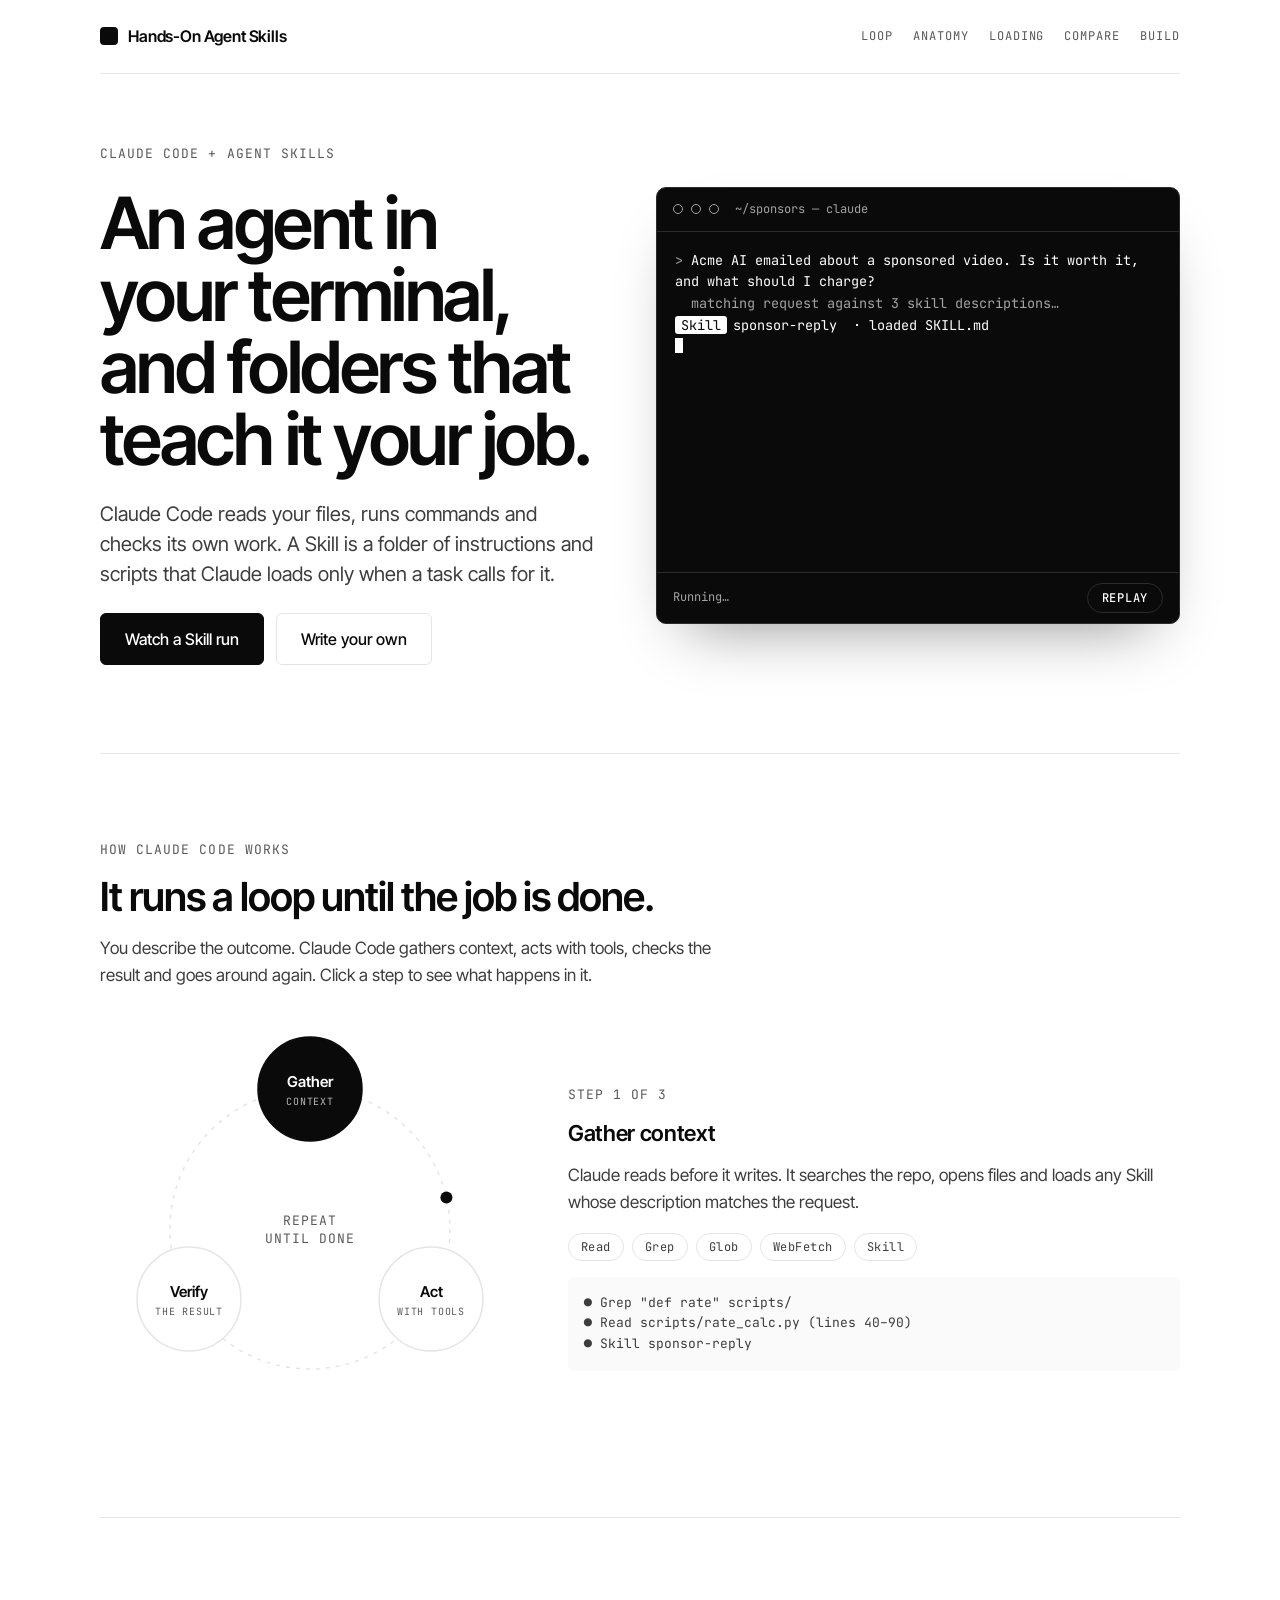
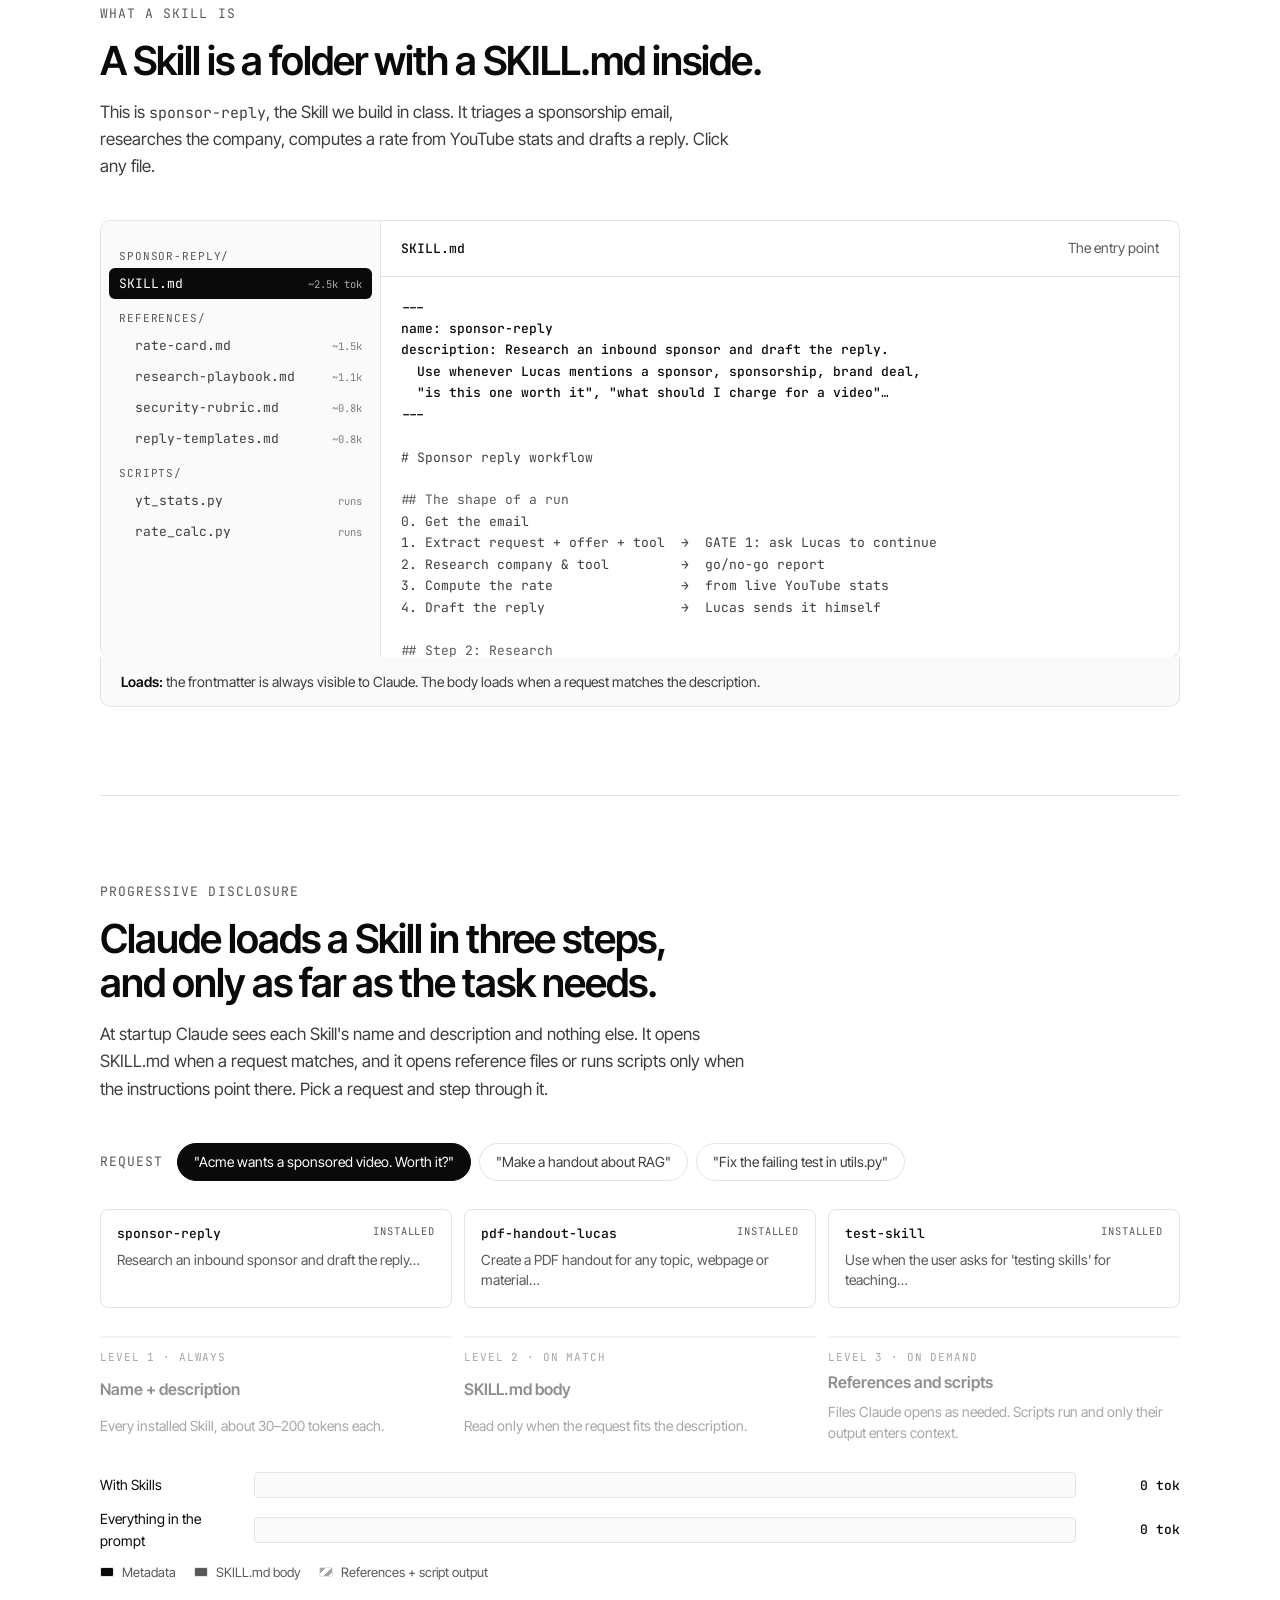
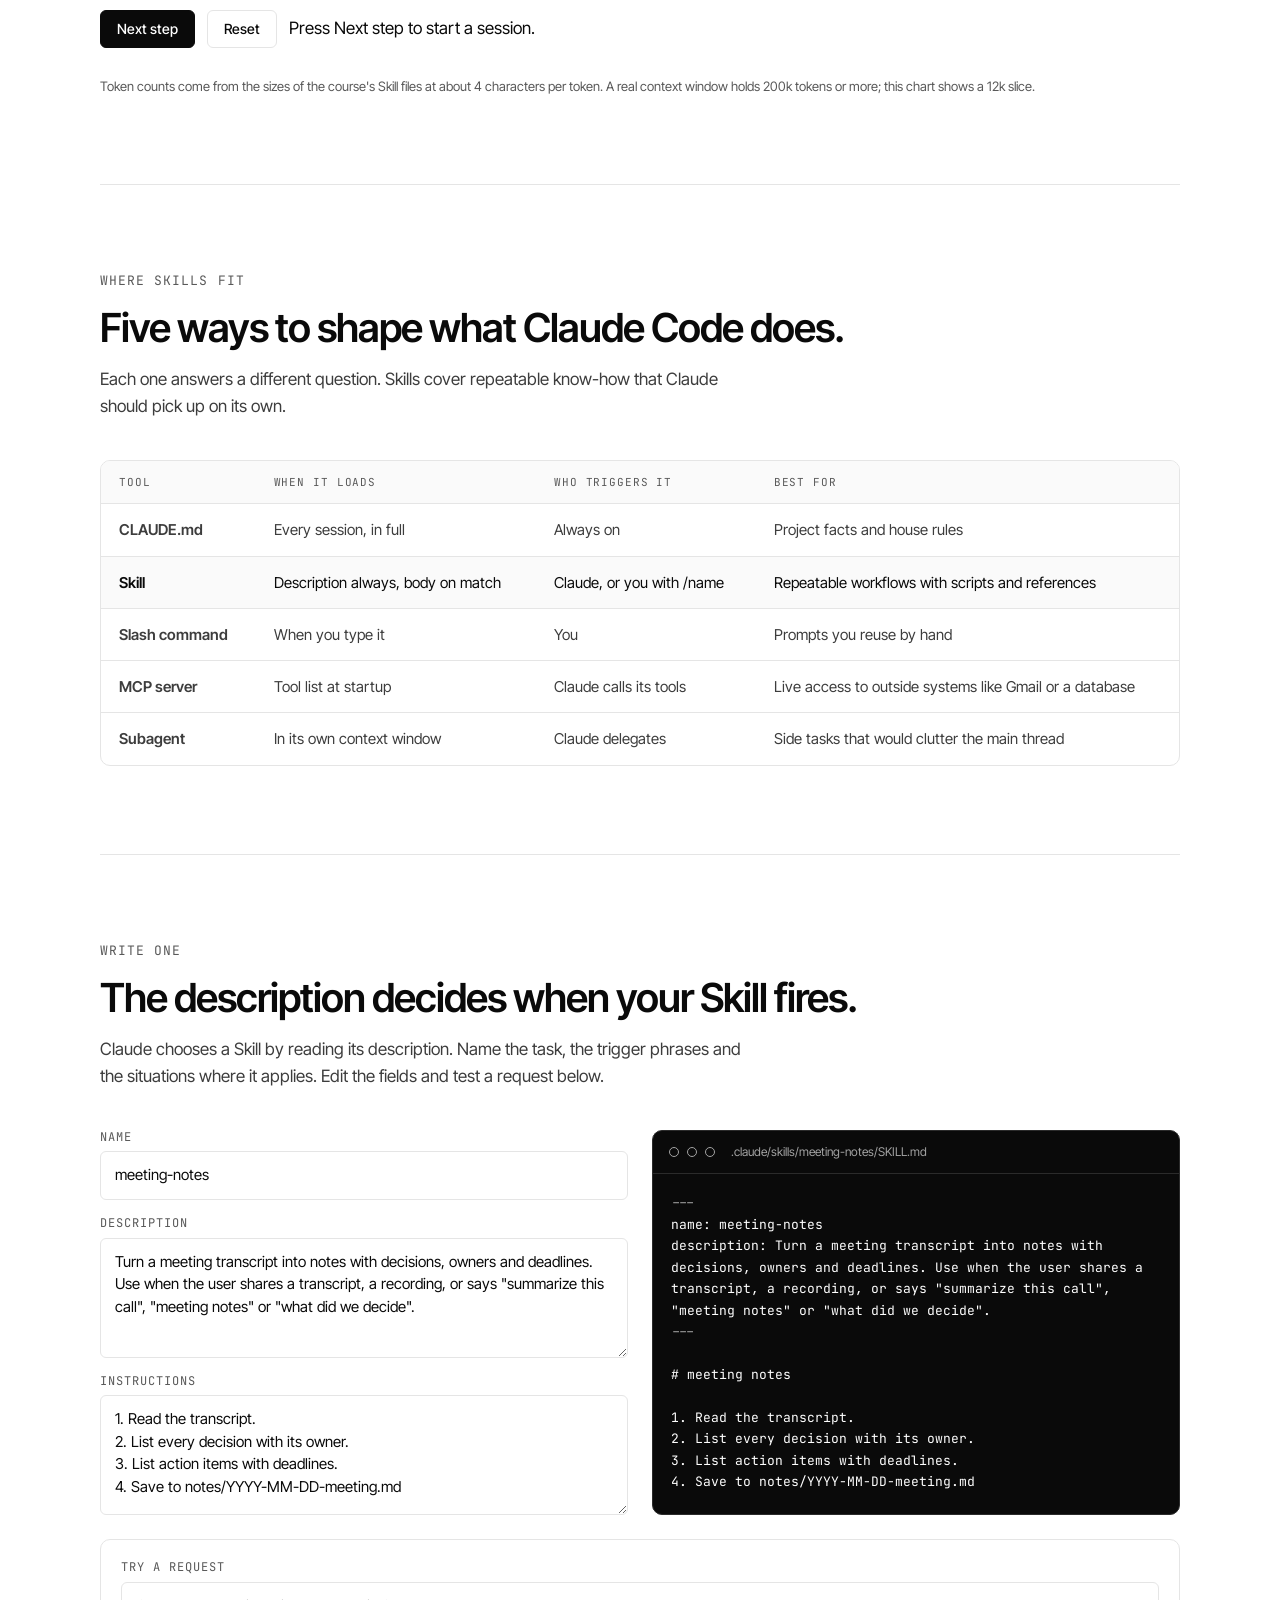
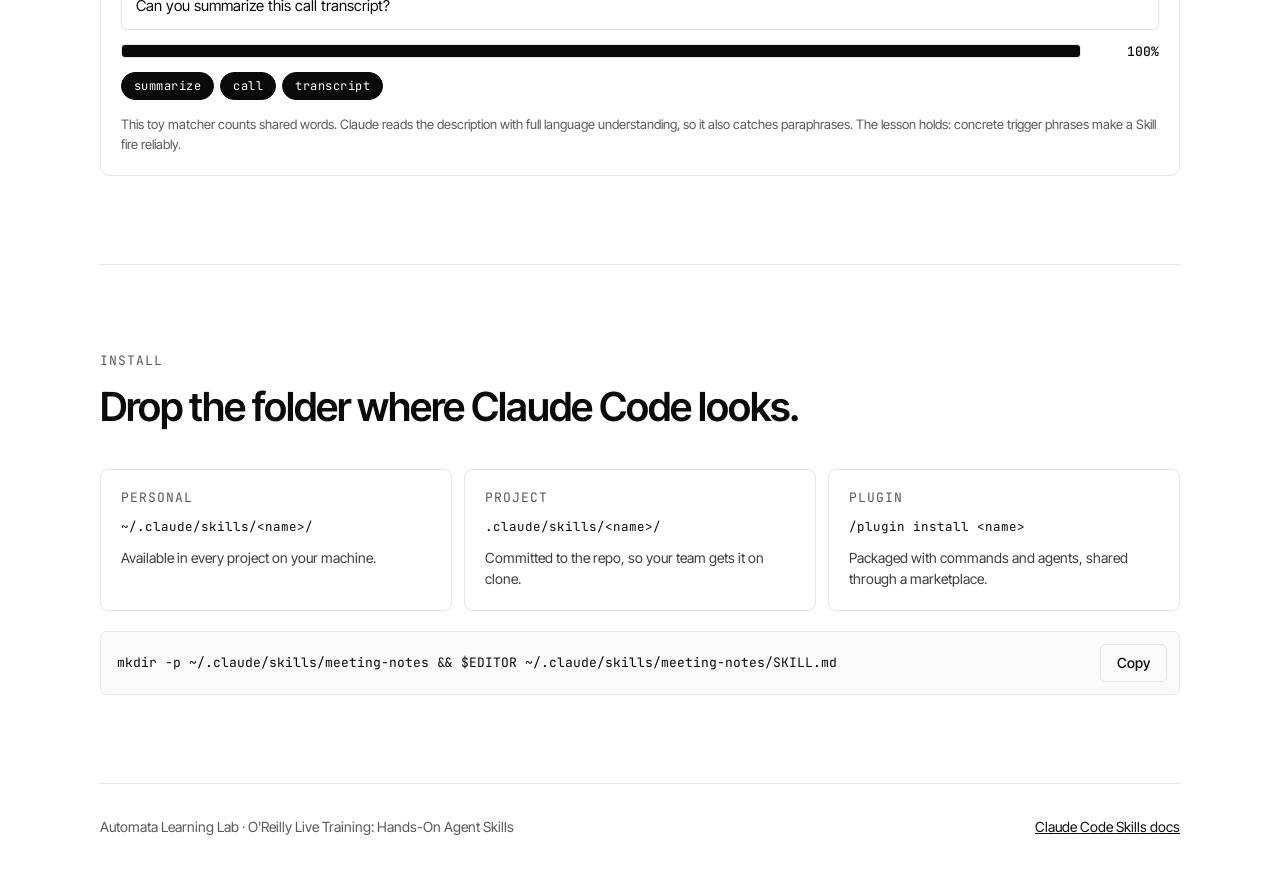
<file: assets/landing/index.html>
<!doctype html>
<html lang="en">
<head>
<meta charset="utf-8">
<meta name="viewport" content="width=device-width, initial-scale=1, viewport-fit=cover">
<title>Claude Code Skills Primer</title>
<meta name="claude:viewport-fit-sides" content="cover">
<link rel="preconnect" href="https://fonts.googleapis.com">
<link rel="preconnect" href="https://fonts.gstatic.com" crossorigin>
<link rel="stylesheet" href="https://fonts.googleapis.com/css2?family=Inter+Tight:wght@400;500;600&family=JetBrains+Mono:wght@400;500&display=swap">
<style>
/* Layout: one 1080px column; asymmetric hero (claim left, live terminal right); each section pairs a short claim with one interactive exhibit. Brand v2.1, monochrome. */
:root {
  --bg: #FFFFFF;
  --fg: #0A0A0A;
  --fg-2: #3D3D3D;
  --fg-3: #595959;
  --line: #E5E5E5;
  --panel: #FAFAFA;
  --ink: #0A0A0A;
  --ink-fg: #FFFFFF;
  --ink-muted: #A3A3A3;
  --ink-line: #2B2B2B;
  --fill-1: #0A0A0A;
  --fill-2: #595959;
  --fill-3: #A3A3A3;
  --display: "Inter Tight", "Helvetica Neue", Arial, sans-serif;
  --mono: "JetBrains Mono", ui-monospace, "SF Mono", Menlo, monospace;
  color-scheme: light;
}
@media (prefers-color-scheme: dark) {
  :root:not([data-theme="light"]) {
    --bg: #0A0A0A; --fg: #FFFFFF; --fg-2: #D4D4D4; --fg-3: #A3A3A3; --line: #2B2B2B; --panel: #141414;
    --ink: #161616; --ink-fg: #FFFFFF; --ink-muted: #A3A3A3; --ink-line: #333333;
    --fill-1: #FFFFFF; --fill-2: #A3A3A3; --fill-3: #595959; color-scheme: dark;
  }
}
:root[data-theme="dark"] {
  --bg: #0A0A0A; --fg: #FFFFFF; --fg-2: #D4D4D4; --fg-3: #A3A3A3; --line: #2B2B2B; --panel: #141414;
  --ink: #161616; --ink-fg: #FFFFFF; --ink-muted: #A3A3A3; --ink-line: #333333;
  --fill-1: #FFFFFF; --fill-2: #A3A3A3; --fill-3: #595959; color-scheme: dark;
}

* { box-sizing: border-box; }
html { -webkit-text-size-adjust: 100%; }
body {
  margin: 0; background: var(--bg); color: var(--fg);
  font: 400 16px/1.55 var(--display);
  padding-left: max(16px, env(safe-area-inset-left, 0px));
  padding-right: max(16px, env(safe-area-inset-right, 0px));
}
.wrap { max-width: 1080px; margin: 0 auto; }
h1, h2, h3 { text-wrap: balance; margin: 0; font-weight: 600; }
h1 { font-size: clamp(40px, 6.4vw, 72px); line-height: 1.0; letter-spacing: -0.035em; }
h2 { font-size: clamp(30px, 4vw, 40px); line-height: 1.1; letter-spacing: -0.025em; }
h3 { font-size: 22px; line-height: 1.2; letter-spacing: -0.015em; }
p { margin: 0; }
.lede { font-size: 20px; line-height: 1.5; color: var(--fg-2); max-width: 34em; }
.body { font-size: 17px; line-height: 1.6; color: var(--fg-2); max-width: 38em; }
.kicker { font: 400 13px/1.3 var(--mono); letter-spacing: 0.08em; text-transform: uppercase; color: var(--fg-3); }
code, .mono { font-family: var(--mono); font-size: 0.88em; }
:focus-visible { outline: 2px solid var(--fg); outline-offset: 3px; border-radius: 4px; }

/* top bar */
.top { display: flex; justify-content: space-between; align-items: center; gap: 16px; padding-block: 24px; border-bottom: 1px solid var(--line); flex-wrap: wrap; }
.mark { display: flex; align-items: center; gap: 10px; font-weight: 600; letter-spacing: -0.01em; }
.mark i { width: 18px; height: 18px; background: var(--fg); border-radius: 4px; display: block; }
.top nav { display: flex; gap: 20px; flex-wrap: wrap; }
.top nav a { color: var(--fg-3); text-decoration: none; font: 400 12px/1 var(--mono); letter-spacing: 0.08em; text-transform: uppercase; }
.top nav a:hover { color: var(--fg); }

/* hero */
.hero { display: grid; grid-template-columns: 1fr 1.05fr; gap: 56px; align-items: center; padding-block: 72px 88px; }
.hero > * { min-width: 0; }
.hero .copy { display: grid; gap: 24px; }
.btns { display: flex; gap: 12px; flex-wrap: wrap; }
.btn { font: 500 16px/1 var(--display); height: 52px; padding: 0 24px; border-radius: 6px; border: 1px solid var(--fg); background: var(--fg); color: var(--bg); cursor: pointer; display: inline-flex; align-items: center; gap: 10px; text-decoration: none; transition: transform .15s ease, opacity .15s; }
.btn:hover { opacity: .88; }
.btn:active { transform: scale(.98); }
.btn.ghost { background: transparent; color: var(--fg); border-color: var(--line); }
.btn.ghost:hover { border-color: var(--fg); opacity: 1; }
.btn.sm { height: 38px; padding: 0 16px; font-size: 14px; }

/* terminal */
.term { background: var(--ink); color: var(--ink-fg); border-radius: 10px; border: 1px solid var(--ink-line); font: 400 13.5px/1.6 var(--mono); overflow: hidden; box-shadow: 0 30px 60px -30px rgba(0,0,0,.45); }
.term-bar { display: flex; align-items: center; gap: 8px; padding: 12px 16px; border-bottom: 1px solid var(--ink-line); color: var(--ink-muted); font-size: 12px; }
.term-bar b { width: 10px; height: 10px; border-radius: 50%; border: 1px solid var(--ink-muted); display: block; }
.term-bar span { margin-left: 8px; }
.term-body { padding: 18px 18px 20px; min-height: 340px; overflow-x: auto; }
.term-body .ln { white-space: pre-wrap; word-break: break-word; opacity: 0; transform: translateY(4px); animation: ln .28s ease forwards; }
@keyframes ln { to { opacity: 1; transform: none; } }
.t-user { color: var(--ink-fg); }
.t-user::before { content: "> "; color: var(--ink-muted); }
.t-tool { color: var(--ink-fg); }
.t-tool em { font-style: normal; background: var(--ink-fg); color: var(--ink); padding: 0 6px; border-radius: 3px; margin-right: 6px; }
.t-dim { color: var(--ink-muted); }
.t-ok { color: var(--ink-fg); font-weight: 500; }
.caret { display: inline-block; width: 8px; height: 1.1em; background: var(--ink-fg); vertical-align: -2px; animation: blink 1s steps(1) infinite; }
@keyframes blink { 50% { opacity: 0; } }
.term-foot { display: flex; justify-content: space-between; align-items: center; gap: 12px; padding: 10px 16px; border-top: 1px solid var(--ink-line); color: var(--ink-muted); font-size: 12px; flex-wrap: wrap; }
.term-foot button { font: 500 12px/1 var(--mono); letter-spacing: .06em; text-transform: uppercase; color: var(--ink-fg); background: transparent; border: 1px solid var(--ink-line); border-radius: 999px; padding: 8px 14px; cursor: pointer; }
.term-foot button:hover { border-color: var(--ink-fg); }

/* sections */
section { padding-block: 88px; border-top: 1px solid var(--line); }
.sec-head { display: grid; gap: 16px; margin-bottom: 40px; }

/* loop */
.loop { display: grid; grid-template-columns: minmax(0, 420px) 1fr; gap: 48px; align-items: center; }
.loop > * { min-width: 0; }
.loop svg { width: 100%; height: auto; max-width: 420px; display: block; }
.loop svg text { font-family: var(--display); fill: var(--fg); }
.node { cursor: pointer; }
.node circle { fill: var(--bg); stroke: var(--line); stroke-width: 1.5; transition: fill .2s, stroke .2s; }
.node:hover circle { stroke: var(--fg); }
.node.on circle { fill: var(--fg); stroke: var(--fg); }
.node.on text { fill: var(--bg); }
.node text.sub { font-family: var(--mono); font-size: 10px; letter-spacing: .08em; fill: var(--fg-3); }
.node.on text.sub { fill: var(--bg); opacity: .7; }
.ring { fill: none; stroke: var(--line); stroke-width: 1.5; stroke-dasharray: 4 6; }
.dot { fill: var(--fg); }
.center-t { font-size: 13px; fill: var(--fg-3) !important; font-family: var(--mono) !important; letter-spacing: .08em; }
.loop-detail { display: grid; gap: 16px; }
.tools { display: flex; flex-wrap: wrap; gap: 8px; }
.tag { font: 400 12px/1 var(--mono); letter-spacing: .04em; color: var(--fg-2); border: 1px solid var(--line); border-radius: 999px; padding: 7px 12px; background: var(--bg); }
.example { background: var(--panel); border-radius: 6px; padding: 16px; font: 400 13px/1.6 var(--mono); color: var(--fg-2); overflow-x: auto; white-space: pre; }

/* anatomy */
.anatomy { display: grid; grid-template-columns: 280px 1fr; border: 1px solid var(--line); border-radius: 10px; overflow: hidden; }
.anatomy > * { min-width: 0; }
.tree { background: var(--panel); padding: 16px 8px; border-right: 1px solid var(--line); font: 400 13px/1 var(--mono); }
.tree button { display: flex; width: 100%; align-items: center; gap: 8px; text-align: left; font: inherit; color: var(--fg-2); background: none; border: 0; border-radius: 6px; padding: 9px 10px; cursor: pointer; }
.tree button:hover { background: var(--bg); color: var(--fg); }
.tree button.on { background: var(--fg); color: var(--bg); }
.tree .dir { color: var(--fg-3); padding: 14px 10px 6px; font-size: 11px; letter-spacing: .08em; text-transform: uppercase; }
.tree .ind { padding-left: 26px; }
.tree small { margin-left: auto; font-size: 10.5px; opacity: .65; }
.viewer { display: grid; grid-template-rows: auto 1fr; }
.viewer-head { display: flex; justify-content: space-between; gap: 12px; flex-wrap: wrap; align-items: baseline; padding: 16px 20px; border-bottom: 1px solid var(--line); }
.viewer-head strong { font-family: var(--mono); font-size: 13px; font-weight: 500; }
.viewer-head span { font-size: 14px; color: var(--fg-3); }
.viewer pre { margin: 0; padding: 20px; font: 400 13px/1.65 var(--mono); color: var(--fg-2); overflow-x: auto; white-space: pre-wrap; word-break: break-word; max-height: 380px; }
.viewer pre .k { color: var(--fg); font-weight: 500; }
.viewer pre .c { color: var(--fg-3); }
.when { padding: 14px 20px; border-top: 1px solid var(--line); font-size: 14px; color: var(--fg-2); background: var(--panel); }
.when b { font-weight: 600; color: var(--fg); }

/* disclosure */
.disc { display: grid; gap: 28px; }
.chips { display: flex; gap: 8px; flex-wrap: wrap; align-items: center; }
.chips .lbl { margin-right: 6px; }
.chip { font: 400 14px/1.2 var(--display); border: 1px solid var(--line); background: var(--bg); color: var(--fg-2); border-radius: 999px; padding: 10px 16px; cursor: pointer; text-align: left; }
.chip:hover { border-color: var(--fg); color: var(--fg); }
.chip.on { background: var(--fg); border-color: var(--fg); color: var(--bg); }
.skills-row { display: grid; grid-template-columns: repeat(3, minmax(0, 1fr)); gap: 12px; }
.sk { border: 1px solid var(--line); border-radius: 8px; padding: 16px; display: grid; gap: 8px; transition: border-color .25s, background .25s; align-content: start; }
.sk .nm { font: 500 13px/1.2 var(--mono); display: flex; justify-content: space-between; gap: 8px; }
.sk .st { font: 400 10.5px/1 var(--mono); letter-spacing: .08em; text-transform: uppercase; color: var(--fg-3); }
.sk p { font-size: 14px; color: var(--fg-3); line-height: 1.45; }
.sk.hit { border-color: var(--fg); background: var(--panel); }
.sk.hit .st { color: var(--fg); }
.levels { display: grid; grid-template-columns: repeat(3, minmax(0, 1fr)); gap: 12px; }
.lv { border-top: 2px solid var(--line); padding-top: 12px; display: grid; gap: 6px; transition: border-color .3s, opacity .3s; opacity: .45; }
.lv.on { border-color: var(--fg); opacity: 1; }
.lv .kicker { font-size: 11px; }
.lv b { font-weight: 600; font-size: 16px; }
.lv span { font-size: 14px; color: var(--fg-2); }
.meter { display: grid; gap: 10px; }
.meter-row { display: grid; grid-template-columns: 140px 1fr 90px; gap: 14px; align-items: center; font-size: 14px; }
.meter-row > * { min-width: 0; }
.bar { height: 26px; background: var(--panel); border: 1px solid var(--line); border-radius: 4px; display: flex; overflow: hidden; }
.bar i { display: block; height: 100%; transition: width .6s cubic-bezier(.2,.8,.2,1); }
.bar .f1 { background: var(--fill-1); }
.bar .f2 { background: var(--fill-2); }
.bar .f3 { background: repeating-linear-gradient(135deg, var(--fill-3) 0 4px, transparent 4px 8px); }
.bar .f0 { background: repeating-linear-gradient(135deg, var(--fill-2) 0 2px, transparent 2px 6px); }
.num { font: 500 13px/1 var(--mono); text-align: right; font-variant-numeric: tabular-nums; }
.legend { display: flex; gap: 18px; flex-wrap: wrap; font-size: 13px; color: var(--fg-3); }
.legend span { display: inline-flex; align-items: center; gap: 8px; }
.legend i { width: 14px; height: 10px; border-radius: 2px; display: inline-block; border: 1px solid var(--line); }
.ctrl { display: flex; gap: 12px; align-items: center; flex-wrap: wrap; }
.note { font-size: 13px; color: var(--fg-3); }
.verdict { font-size: 17px; color: var(--fg); min-height: 1.6em; }

/* compare */
.tbl-wrap { overflow-x: auto; border: 1px solid var(--line); border-radius: 10px; }
table { border-collapse: collapse; width: 100%; min-width: 680px; font-size: 15px; }
th, td { text-align: left; padding: 14px 18px; border-bottom: 1px solid var(--line); vertical-align: top; }
th { font: 400 11px/1.3 var(--mono); letter-spacing: .08em; text-transform: uppercase; color: var(--fg-3); background: var(--panel); }
td:first-child { font-weight: 600; white-space: nowrap; }
td { color: var(--fg-2); }
tr:last-child td { border-bottom: 0; }
tr.me td { background: var(--panel); color: var(--fg); }

/* builder */
.build { display: grid; grid-template-columns: 1fr 1fr; gap: 24px; }
.build > * { min-width: 0; }
.form { display: grid; gap: 16px; align-content: start; }
label { display: grid; gap: 6px; font: 400 12px/1.3 var(--mono); letter-spacing: .08em; text-transform: uppercase; color: var(--fg-3); }
input, textarea { font: 400 15px/1.5 var(--display); color: var(--fg); background: var(--bg); border: 1px solid var(--line); border-radius: 6px; padding: 12px 14px; width: 100%; text-transform: none; letter-spacing: 0; }
input:focus, textarea:focus { outline: none; border-color: var(--fg); }
textarea { resize: vertical; min-height: 120px; }
.preview { background: var(--ink); color: var(--ink-fg); border-radius: 10px; border: 1px solid var(--ink-line); display: grid; grid-template-rows: auto 1fr; overflow: hidden; }
.preview pre { margin: 0; padding: 18px; font: 400 13px/1.65 var(--mono); white-space: pre-wrap; word-break: break-word; color: var(--ink-fg); }
.preview pre .c { color: var(--ink-muted); }
.test { grid-column: 1 / -1; border: 1px solid var(--line); border-radius: 10px; padding: 20px; display: grid; gap: 14px; }
.match { display: grid; grid-template-columns: 1fr 64px; gap: 14px; align-items: center; }
.match .bar { height: 14px; }
.words { display: flex; gap: 6px; flex-wrap: wrap; min-height: 28px; }
.words .tag.hit { background: var(--fg); color: var(--bg); border-color: var(--fg); }

/* install */
.install { display: grid; grid-template-columns: repeat(3, minmax(0, 1fr)); gap: 12px; }
.loc { border: 1px solid var(--line); border-radius: 8px; padding: 20px; display: grid; gap: 10px; align-content: start; }
.loc code { font-size: 12.5px; word-break: break-all; color: var(--fg); }
.loc p { font-size: 14px; color: var(--fg-2); }
.cmd { margin-top: 20px; display: flex; gap: 12px; align-items: center; background: var(--panel); border: 1px solid var(--line); border-radius: 6px; padding: 12px 12px 12px 16px; }
.cmd code { flex: 1; min-width: 0; overflow-x: auto; white-space: nowrap; font-size: 13px; }

footer { border-top: 1px solid var(--line); padding-block: 32px 48px; display: flex; justify-content: space-between; gap: 16px; flex-wrap: wrap; color: var(--fg-3); font-size: 14px; }
footer a { color: var(--fg); }

@media (max-width: 860px) {
  .hero, .loop, .build { grid-template-columns: 1fr; }
  .hero { padding-block: 40px 56px; gap: 36px; }
  .anatomy { grid-template-columns: 1fr; }
  .tree { border-right: 0; border-bottom: 1px solid var(--line); }
  .skills-row, .levels, .install { grid-template-columns: 1fr; }
  .meter-row { grid-template-columns: 1fr 80px; }
  .meter-row .bar { grid-column: 1 / -1; grid-row: 2; }
  section { padding-block: 64px; }
  .loop svg { margin: 0 auto; }
}
@media (prefers-reduced-motion: reduce) {
  *, *::before, *::after { animation-duration: .001ms !important; transition-duration: .001ms !important; }
}
</style>
</head>
<body>
<div class="wrap">

<header class="top">
  <div class="mark"><i></i>Hands-On Agent Skills</div>
  <nav aria-label="Sections">
    <a href="#loop">Loop</a><a href="#anatomy">Anatomy</a><a href="#disclosure">Loading</a><a href="#compare">Compare</a><a href="#build">Build</a>
  </nav>
</header>

<div class="hero">
  <div class="copy">
    <p class="kicker">Claude Code + Agent Skills</p>
    <h1>An agent in your terminal, and folders that teach it your job.</h1>
    <p class="lede">Claude Code reads your files, runs commands and checks its own work. A Skill is a folder of instructions and scripts that Claude loads only when a task calls for it.</p>
    <div class="btns">
      <button class="btn" id="replay" type="button">Watch a Skill run</button>
      <a class="btn ghost" href="#build">Write your own</a>
    </div>
  </div>
  <div class="term" aria-label="Simulated Claude Code session">
    <div class="term-bar"><b></b><b></b><b></b><span>~/sponsors — claude</span></div>
    <div class="term-body" id="termBody" aria-live="polite"></div>
    <div class="term-foot"><span id="termStatus">Simulated session</span><button type="button" id="termBtn">Replay</button></div>
  </div>
</div>

<!-- LOOP -->
<section id="loop">
  <div class="sec-head">
    <p class="kicker">How Claude Code works</p>
    <h2>It runs a loop until the job is done.</h2>
    <p class="body">You describe the outcome. Claude Code gathers context, acts with tools, checks the result and goes around again. Click a step to see what happens in it.</p>
  </div>
  <div class="loop">
    <svg viewBox="0 0 420 400" role="group" aria-label="Agent loop diagram">
      <circle class="ring" cx="210" cy="200" r="140"></circle>
      <circle class="dot" id="loopDot" r="6" cx="210" cy="60"></circle>
      <text class="center-t" x="210" y="196" text-anchor="middle">REPEAT</text>
      <text class="center-t" x="210" y="214" text-anchor="middle">UNTIL DONE</text>
      <g class="node on" data-step="0" tabindex="0" role="button" aria-label="Gather context">
        <circle cx="210" cy="60" r="52"></circle>
        <text x="210" y="58" text-anchor="middle" font-size="15" font-weight="600">Gather</text>
        <text class="sub" x="210" y="76" text-anchor="middle">CONTEXT</text>
      </g>
      <g class="node" data-step="1" tabindex="0" role="button" aria-label="Take action">
        <circle cx="331" cy="270" r="52"></circle>
        <text x="331" y="268" text-anchor="middle" font-size="15" font-weight="600">Act</text>
        <text class="sub" x="331" y="286" text-anchor="middle">WITH TOOLS</text>
      </g>
      <g class="node" data-step="2" tabindex="0" role="button" aria-label="Verify results">
        <circle cx="89" cy="270" r="52"></circle>
        <text x="89" y="268" text-anchor="middle" font-size="15" font-weight="600">Verify</text>
        <text class="sub" x="89" y="286" text-anchor="middle">THE RESULT</text>
      </g>
    </svg>
    <div class="loop-detail" aria-live="polite">
      <p class="kicker" id="loopKicker">Step 1 of 3</p>
      <h3 id="loopTitle">Gather context</h3>
      <p class="body" id="loopText"></p>
      <div class="tools" id="loopTools"></div>
      <div class="example" id="loopEx"></div>
    </div>
  </div>
</section>

<!-- ANATOMY -->
<section id="anatomy">
  <div class="sec-head">
    <p class="kicker">What a Skill is</p>
    <h2>A Skill is a folder with a SKILL.md inside.</h2>
    <p class="body">This is <code>sponsor-reply</code>, the Skill we build in class. It triages a sponsorship email, researches the company, computes a rate from YouTube stats and drafts a reply. Click any file.</p>
  </div>
  <div class="anatomy">
    <div class="tree" id="tree" role="tablist" aria-label="Skill files">
      <div class="dir">sponsor-reply/</div>
      <button type="button" class="on" data-f="skill">SKILL.md<small>~2.5k tok</small></button>
      <div class="dir">references/</div>
      <button type="button" class="ind" data-f="rate">rate-card.md<small>~1.5k</small></button>
      <button type="button" class="ind" data-f="research">research-playbook.md<small>~1.1k</small></button>
      <button type="button" class="ind" data-f="security">security-rubric.md<small>~0.8k</small></button>
      <button type="button" class="ind" data-f="templates">reply-templates.md<small>~0.8k</small></button>
      <div class="dir">scripts/</div>
      <button type="button" class="ind" data-f="yt">yt_stats.py<small>runs</small></button>
      <button type="button" class="ind" data-f="calc">rate_calc.py<small>runs</small></button>
    </div>
    <div class="viewer">
      <div class="viewer-head"><strong id="vName">SKILL.md</strong><span id="vRole">The entry point</span></div>
      <pre id="vBody"></pre>
    </div>
  </div>
  <div class="when" id="vWhen" style="border:1px solid var(--line);border-top:0;border-radius:0 0 10px 10px;margin-top:-1px"></div>
</section>

<!-- DISCLOSURE -->
<section id="disclosure">
  <div class="sec-head">
    <p class="kicker">Progressive disclosure</p>
    <h2>Claude loads a Skill in three steps, and only as far as the task needs.</h2>
    <p class="body">At startup Claude sees each Skill's name and description and nothing else. It opens SKILL.md when a request matches, and it opens reference files or runs scripts only when the instructions point there. Pick a request and step through it.</p>
  </div>
  <div class="disc">
    <div class="chips" role="radiogroup" aria-label="Pick a request">
      <span class="kicker lbl">Request</span>
      <button type="button" class="chip on" data-q="0" role="radio" aria-checked="true">"Acme wants a sponsored video. Worth it?"</button>
      <button type="button" class="chip" data-q="1" role="radio" aria-checked="false">"Make a handout about RAG"</button>
      <button type="button" class="chip" data-q="2" role="radio" aria-checked="false">"Fix the failing test in utils.py"</button>
    </div>

    <div class="skills-row" id="skRow"></div>

    <div class="levels" id="levels">
      <div class="lv" data-l="1"><span class="kicker">Level 1 · always</span><b>Name + description</b><span>Every installed Skill, about 30–200 tokens each.</span></div>
      <div class="lv" data-l="2"><span class="kicker">Level 2 · on match</span><b>SKILL.md body</b><span>Read only when the request fits the description.</span></div>
      <div class="lv" data-l="3"><span class="kicker">Level 3 · on demand</span><b>References and scripts</b><span>Files Claude opens as needed. Scripts run and only their output enters context.</span></div>
    </div>

    <div class="meter">
      <div class="meter-row"><span>With Skills</span><div class="bar" id="barSkills"><i class="f1"></i><i class="f2"></i><i class="f3"></i></div><span class="num" id="numSkills">0</span></div>
      <div class="meter-row"><span>Everything in the prompt</span><div class="bar"><i class="f0" id="barAll"></i></div><span class="num" id="numAll">0</span></div>
      <div class="legend">
        <span><i style="background:var(--fill-1)"></i>Metadata</span>
        <span><i style="background:var(--fill-2)"></i>SKILL.md body</span>
        <span><i style="background:repeating-linear-gradient(135deg,var(--fill-3) 0 4px,transparent 4px 8px)"></i>References + script output</span>
      </div>
    </div>

    <div class="ctrl">
      <button class="btn sm" type="button" id="stepBtn">Next step</button>
      <button class="btn sm ghost" type="button" id="resetBtn">Reset</button>
      <span class="verdict" id="verdict" aria-live="polite"></span>
    </div>
    <p class="note">Token counts come from the sizes of the course's Skill files at about 4 characters per token. A real context window holds 200k tokens or more; this chart shows a 12k slice.</p>
  </div>
</section>

<!-- COMPARE -->
<section id="compare">
  <div class="sec-head">
    <p class="kicker">Where Skills fit</p>
    <h2>Five ways to shape what Claude Code does.</h2>
    <p class="body">Each one answers a different question. Skills cover repeatable know-how that Claude should pick up on its own.</p>
  </div>
  <div class="tbl-wrap">
    <table>
      <thead><tr><th>Tool</th><th>When it loads</th><th>Who triggers it</th><th>Best for</th></tr></thead>
      <tbody>
        <tr><td>CLAUDE.md</td><td>Every session, in full</td><td>Always on</td><td>Project facts and house rules</td></tr>
        <tr class="me"><td>Skill</td><td>Description always, body on match</td><td>Claude, or you with /name</td><td>Repeatable workflows with scripts and references</td></tr>
        <tr><td>Slash command</td><td>When you type it</td><td>You</td><td>Prompts you reuse by hand</td></tr>
        <tr><td>MCP server</td><td>Tool list at startup</td><td>Claude calls its tools</td><td>Live access to outside systems like Gmail or a database</td></tr>
        <tr><td>Subagent</td><td>In its own context window</td><td>Claude delegates</td><td>Side tasks that would clutter the main thread</td></tr>
      </tbody>
    </table>
  </div>
</section>

<!-- BUILD -->
<section id="build">
  <div class="sec-head">
    <p class="kicker">Write one</p>
    <h2>The description decides when your Skill fires.</h2>
    <p class="body">Claude chooses a Skill by reading its description. Name the task, the trigger phrases and the situations where it applies. Edit the fields and test a request below.</p>
  </div>
  <div class="build">
    <div class="form">
      <label for="fName">name<input id="fName" value="meeting-notes" maxlength="64" autocomplete="off"></label>
      <label for="fDesc">description<textarea id="fDesc">Turn a meeting transcript into notes with decisions, owners and deadlines. Use when the user shares a transcript, a recording, or says "summarize this call", "meeting notes" or "what did we decide".</textarea></label>
      <label for="fBody">instructions<textarea id="fBody">1. Read the transcript.
2. List every decision with its owner.
3. List action items with deadlines.
4. Save to notes/YYYY-MM-DD-meeting.md</textarea></label>
    </div>
    <div class="preview">
      <div class="term-bar"><b></b><b></b><b></b><span id="pPath">.claude/skills/meeting-notes/SKILL.md</span></div>
      <pre id="pBody"></pre>
    </div>
    <div class="test">
      <label for="fTest">Try a request<input id="fTest" value="Can you summarize this call transcript?" autocomplete="off"></label>
      <div class="match"><div class="bar"><i class="f1" id="mBar" style="width:0"></i></div><span class="num" id="mNum">0%</span></div>
      <div class="words" id="mWords"></div>
      <p class="note">This toy matcher counts shared words. Claude reads the description with full language understanding, so it also catches paraphrases. The lesson holds: concrete trigger phrases make a Skill fire reliably.</p>
    </div>
  </div>
</section>

<!-- INSTALL -->
<section id="install">
  <div class="sec-head">
    <p class="kicker">Install</p>
    <h2>Drop the folder where Claude Code looks.</h2>
  </div>
  <div class="install">
    <div class="loc"><span class="kicker">Personal</span><code>~/.claude/skills/&lt;name&gt;/</code><p>Available in every project on your machine.</p></div>
    <div class="loc"><span class="kicker">Project</span><code>.claude/skills/&lt;name&gt;/</code><p>Committed to the repo, so your team gets it on clone.</p></div>
    <div class="loc"><span class="kicker">Plugin</span><code>/plugin install &lt;name&gt;</code><p>Packaged with commands and agents, shared through a marketplace.</p></div>
  </div>
  <div class="cmd"><code id="cmdText">mkdir -p ~/.claude/skills/meeting-notes &amp;&amp; $EDITOR ~/.claude/skills/meeting-notes/SKILL.md</code><button class="btn sm ghost" type="button" id="copyBtn">Copy</button></div>
</section>

<footer>
  <span>Automata Learning Lab · O'Reilly Live Training: Hands-On Agent Skills</span>
  <a href="https://code.claude.com/docs/en/skills">Claude Code Skills docs</a>
</footer>
</div>

<script>
const $ = (s, r = document) => r.querySelector(s);
const $$ = (s, r = document) => [...r.querySelectorAll(s)];
const esc = s => s.replace(/[&<>]/g, c => ({ '&': '&amp;', '<': '&lt;', '>': '&gt;' }[c]));
const reduce = matchMedia('(prefers-reduced-motion: reduce)').matches;

/* ---------- terminal demo ---------- */
const script = [
  ['t-user', 'Acme AI emailed about a sponsored video. Is it worth it, and what should I charge?', 900],
  ['t-dim', '  matching request against 3 skill descriptions…', 700],
  ['t-tool', '<em>Skill</em>sponsor-reply  · loaded SKILL.md', 800],
  ['t-tool', '<em>Read</em>inbox/acme-ai.eml', 600],
  ['t-dim', '  ask: 1 dedicated video · offer: open · tool: Acme Agent SDK', 700],
  ['t-ok', '? Gate 1: continue with research? (y/n)  y', 1000],
  ['t-tool', '<em>Read</em>references/research-playbook.md', 600],
  ['t-tool', '<em>WebFetch</em>acme.ai, docs, GitHub, Hacker News', 900],
  ['t-tool', '<em>Bash</em>python scripts/yt_stats.py --out stats.json', 800],
  ['t-tool', '<em>Bash</em>python scripts/rate_calc.py --stats stats.json --format dedicated', 800],
  ['t-tool', '<em>Write</em>sponsors/acme-ai/04-reply-draft.md', 700],
  ['t-ok', '✓ Go. Report, rate and draft reply saved. You send it.', 0],
];
let termTimer = null;
function runTerm() {
  clearTimeout(termTimer);
  const body = $('#termBody');
  body.innerHTML = '';
  $('#termStatus').textContent = 'Running…';
  let i = 0;
  const caret = document.createElement('span');
  caret.className = 'caret';
  const next = () => {
    caret.remove();
    if (i >= script.length) { $('#termStatus').textContent = '1 Skill · 6 tool calls · simulated'; body.appendChild(caret); return; }
    const [cls, html, wait] = script[i++];
    const d = document.createElement('div');
    d.className = 'ln ' + cls;
    d.innerHTML = html;
    body.appendChild(d);
    body.appendChild(caret);
    termTimer = setTimeout(next, reduce ? 0 : wait);
  };
  next();
}
$('#termBtn').onclick = runTerm;
$('#replay').onclick = () => { $('.term').scrollIntoView({ behavior: reduce ? 'auto' : 'smooth', block: 'center' }); runTerm(); };
runTerm();

/* ---------- agent loop ---------- */
const steps = [
  { t: 'Gather context', d: 'Claude reads before it writes. It searches the repo, opens files and loads any Skill whose description matches the request.', tools: ['Read', 'Grep', 'Glob', 'WebFetch', 'Skill'], ex: '● Grep "def rate" scripts/\n● Read scripts/rate_calc.py (lines 40–90)\n● Skill sponsor-reply' },
  { t: 'Take action', d: 'Claude edits files, runs shell commands and calls external tools. Permission modes decide what it may do without asking you first.', tools: ['Edit', 'Write', 'Bash', 'MCP tools'], ex: '● Edit scripts/rate_calc.py\n● Bash python scripts/rate_calc.py --views 12000\n  → wrote 03-rate.md' },
  { t: 'Verify the result', d: 'Claude checks its own work. It runs the tests, reads the output and compares it with the goal. A failure sends it back to gather more context.', tools: ['Bash: tests', 'Read output', 'Diff'], ex: '● Bash pytest -q\n  2 passed, 1 failed\n→ back to Gather: read the failing test' },
];
const pos = [[210, 60], [331, 270], [89, 270]];
let cur = 0, loopAuto = true, loopTimer;
function setStep(i, user) {
  cur = i;
  if (user) loopAuto = false;
  $$('.node').forEach(n => n.classList.toggle('on', +n.dataset.step === i));
  const s = steps[i];
  $('#loopKicker').textContent = `Step ${i + 1} of 3`;
  $('#loopTitle').textContent = s.t;
  $('#loopText').textContent = s.d;
  $('#loopTools').innerHTML = s.tools.map(t => `<span class="tag">${t}</span>`).join('');
  $('#loopEx').textContent = s.ex;
}
$$('.node').forEach(n => {
  n.addEventListener('click', () => setStep(+n.dataset.step, true));
  n.addEventListener('keydown', e => { if (e.key === 'Enter' || e.key === ' ') { e.preventDefault(); setStep(+n.dataset.step, true); } });
});
setStep(0);
// dot travels the ring clockwise: 0 → 1 → 2 → 0
const dot = $('#loopDot');
let ang = -Math.PI / 2;
function tick() {
  ang += 0.012;
  if (ang > Math.PI * 1.5) ang -= Math.PI * 2;
  dot.setAttribute('cx', 210 + 140 * Math.cos(ang));
  dot.setAttribute('cy', 200 + 140 * Math.sin(ang));
  // nodes sit at -90°, 30°, 150°; the step is the last node the dot passed
  const seg = ang < Math.PI / 6 ? 0 : ang < Math.PI * 5 / 6 ? 1 : 2;
  if (loopAuto && seg !== cur) setStep(seg);
  requestAnimationFrame(tick);
}
if (!reduce) requestAnimationFrame(tick);

/* ---------- anatomy ---------- */
const files = {
  skill: { role: 'The entry point', when: '<b>Loads:</b> the frontmatter is always visible to Claude. The body loads when a request matches the description.', body:
`<span class="k">---
name: sponsor-reply
description: Research an inbound sponsor and draft the reply.
  Use whenever Lucas mentions a sponsor, sponsorship, brand deal,
  "is this one worth it", "what should I charge for a video"…
---</span>

# Sponsor reply workflow

<span class="c">## The shape of a run</span>
0. Get the email
1. Extract request + offer + tool  →  GATE 1: ask Lucas to continue
2. Research company &amp; tool         →  go/no-go report
3. Compute the rate                →  from live YouTube stats
4. Draft the reply                 →  Lucas sends it himself

<span class="c">## Step 2: Research</span>
Follow references/research-playbook.md …
<span class="c">## Step 3: Rate</span>
Run scripts/yt_stats.py, then scripts/rate_calc.py …` },
  rate: { role: 'Reference', when: '<b>Loads:</b> only in step 3, when SKILL.md tells Claude to read it.', body:
`# Rate card, formula, and floors

<span class="c">## Where the numbers come from</span>
The observed section holds what was actually quoted to
real sponsors. It is the calibration anchor: any formula
that outputs less than past quotes is wrong.

| Line item                       | Quoted |
|---------------------------------|--------|
| Dedicated video + link in bio   | …      |
| 90-day paid-ad usage rights     | …      |
| Cross-post add-on, per platform | …      |` },
  research: { role: 'Reference', when: '<b>Loads:</b> only in step 2, the research phase.', body:
`# Research playbook

1. Company site: pricing page, team page, funding.
2. Docs and repo: stars, last commit, open issues.
3. Hacker News and Reddit: what users say unprompted.
4. Red flags: burner domain, affiliate-only offer,
   no public product.

Write findings to 02-research.md with a go/no-go line.` },
  security: { role: 'Reference', when: '<b>Loads:</b> only if Claude needs to test the sponsor\'s tool. Gate 2 asks you first.', body:
`# Security rubric

Before any sponsor code runs on this machine:
- Read the install script. No curl | sh.
- Check requested permissions and network calls.
- Run inside a throwaway container.

<span class="k">GATE 2: ask before executing anything.</span>` },
  templates: { role: 'Reference', when: '<b>Loads:</b> only in step 4, when drafting the reply.', body:
`# Reply templates

<span class="c">## Yes, with rate</span>
Hi {name}, thanks for reaching out about {tool}…

<span class="c">## Polite no</span>
Hi {name}, I looked into {tool} and it isn't a fit
for my audience right now…` },
  yt: { role: 'Script', when: '<b>Runs:</b> Claude executes it with Bash. The code never enters context; only the JSON output does.', body:
`<span class="c"># Fetch live channel stats from the YouTube Data API</span>
<span class="c"># usage: python yt_stats.py --out stats.json</span>

key = os.environ["YOUTUBE_API_KEY"]
channel = os.environ["YOUTUBE_CHANNEL_HANDLE"]
...
json.dump({"subs": subs, "median_views": med}, out)` },
  calc: { role: 'Script', when: '<b>Runs:</b> deterministic math beats asking the model to do arithmetic. Only the result enters context.', body:
`p = argparse.ArgumentParser()
src.add_argument("--stats", help="stats.json from yt_stats.py")
src.add_argument("--views", type=int, help="expected views")
p.add_argument("--format", choices=STATIC_CPM, default="dedicated")
p.add_argument("--tier", choices=TIER, default="mid")
p.add_argument("--currency", choices=["USD", "EUR"], default="USD")` },
};
function showFile(k) {
  const f = files[k];
  $$('#tree button').forEach(b => b.classList.toggle('on', b.dataset.f === k));
  $('#vName').textContent = $(`#tree button[data-f="${k}"]`).firstChild.textContent;
  $('#vRole').textContent = f.role;
  $('#vBody').innerHTML = f.body;
  $('#vWhen').innerHTML = f.when;
}
$$('#tree button').forEach(b => b.onclick = () => showFile(b.dataset.f));
showFile('skill');

/* ---------- progressive disclosure ---------- */
// tokens ≈ file bytes / 4, from the course's Skill files
const SK = [
  { n: 'sponsor-reply', d: 'Research an inbound sponsor and draft the reply…', meta: 220, body: 2320, l3: 2800, l3txt: 'research-playbook.md, rate-card.md and the output of two scripts' },
  { n: 'pdf-handout-lucas', d: 'Create a PDF handout for any topic, webpage or material…', meta: 50, body: 20, l3: 0 },
  { n: 'test-skill', d: "Use when the user asks for 'testing skills' for teaching…", meta: 25, body: 80, l3: 0 },
];
const ALL = 11600; // every Skill file, scripts included, pasted into the prompt
const SLICE = 12000;
const Q = [0, 1, null]; // which skill each request matches
let q = 0, level = 0;
function renderDisc() {
  const hit = Q[q];
  $('#skRow').innerHTML = SK.map((s, i) => {
    const st = level === 0 ? 'installed' : i === hit && level >= 2 ? (level >= 3 ? 'fully loaded' : 'body loaded') : 'metadata only';
    return `<div class="sk ${i === hit && level >= 2 ? 'hit' : ''}"><div class="nm">${s.n}<span class="st">${st}</span></div><p>${esc(s.d)}</p></div>`;
  }).join('');
  $$('.lv').forEach(l => l.classList.toggle('on', +l.dataset.l <= level && (+l.dataset.l === 1 || hit !== null)));
  const meta = level >= 1 ? SK.reduce((a, s) => a + s.meta, 0) : 0;
  const body = hit !== null && level >= 2 ? SK[hit].body : 0;
  const l3 = hit !== null && level >= 3 ? SK[hit].l3 : 0;
  const [b1, b2, b3] = $$('#barSkills i');
  b1.style.width = (meta / SLICE * 100) + '%';
  b2.style.width = (body / SLICE * 100) + '%';
  b3.style.width = (l3 / SLICE * 100) + '%';
  $('#numSkills').textContent = (meta + body + l3).toLocaleString() + ' tok';
  $('#barAll').style.width = level >= 1 ? Math.min(100, ALL / SLICE * 100) + '%' : '0';
  $('#numAll').textContent = level >= 1 ? ALL.toLocaleString() + ' tok' : '0 tok';
  const max = hit === null ? 1 : SK[hit].l3 ? 3 : 2;
  const v = [
    'Press Next step to start a session.',
    hit === null ? 'Session starts. Claude sees three short descriptions. None of them matches a failing test, so no Skill body will load.' : 'Session starts. Claude sees three short descriptions and nothing else.',
    hit === null ? '' : `The request matches ${SK[hit].n}. Claude reads its SKILL.md${SK[hit].l3 ? '.' : ', which points to no other files. Loading stops here.'}`,
    hit === null ? '' : `Claude follows the instructions and opens ${SK[hit].l3txt}.`,
  ];
  $('#verdict').textContent = v[Math.min(level, 3)];
  $('#stepBtn').disabled = level >= max;
  $('#stepBtn').style.opacity = level >= max ? .4 : 1;
}
$$('.chip').forEach(c => c.onclick = () => {
  q = +c.dataset.q; level = 0;
  $$('.chip').forEach(x => { x.classList.toggle('on', x === c); x.setAttribute('aria-checked', x === c); });
  renderDisc();
});
$('#stepBtn').onclick = () => { level++; renderDisc(); };
$('#resetBtn').onclick = () => { level = 0; renderDisc(); };
renderDisc();

/* ---------- builder ---------- */
const STOP = new Set('a an the and or of to for in on with is are be this that it as by at from use when user says your you can me my i do does what into any'.split(' '));
const words = s => [...new Set(s.toLowerCase().match(/[a-z0-9]+/g) || [])].filter(w => !STOP.has(w) && w.length > 2);
function slug(s) { return s.toLowerCase().replace(/[^a-z0-9-]+/g, '-').replace(/^-+|-+$/g, '') || 'my-skill'; }
function renderBuild() {
  const n = slug($('#fName').value);
  const d = $('#fDesc').value.trim();
  $('#pPath').textContent = `.claude/skills/${n}/SKILL.md`;
  $('#pBody').innerHTML = `<span class="c">---</span>\nname: ${esc(n)}\ndescription: ${esc(d)}\n<span class="c">---</span>\n\n# ${esc(n.replace(/-/g, ' '))}\n\n${esc($('#fBody').value)}`;
  $('#cmdText').textContent = `mkdir -p ~/.claude/skills/${n} && $EDITOR ~/.claude/skills/${n}/SKILL.md`;
  const dw = new Set(words(d + ' ' + n.replace(/-/g, ' ')));
  // light stemming so "notes" matches "note"
  const stem = w => w.replace(/(ing|es|s)$/, '');
  const ds = new Set([...dw].map(stem));
  const tw = words($('#fTest').value);
  const hits = tw.filter(w => ds.has(stem(w)));
  const score = tw.length ? Math.round(Math.min(1, hits.length / Math.max(2, tw.length * 0.6)) * 100) : 0;
  $('#mBar').style.width = score + '%';
  $('#mNum').textContent = score + '%';
  $('#mWords').innerHTML = tw.map(w => `<span class="tag ${hits.includes(w) ? 'hit' : ''}">${esc(w)}</span>`).join('');
}
['#fName', '#fDesc', '#fBody', '#fTest'].forEach(id => $(id).addEventListener('input', renderBuild));
renderBuild();

$('#copyBtn').onclick = async () => {
  const t = $('#cmdText').textContent;
  try { await navigator.clipboard.writeText(t); $('#copyBtn').textContent = 'Copied'; }
  catch { const r = document.createRange(); r.selectNodeContents($('#cmdText')); getSelection().removeAllRanges(); getSelection().addRange(r); $('#copyBtn').textContent = 'Selected'; }
  setTimeout(() => $('#copyBtn').textContent = 'Copy', 1600);
};
</script>
</body>
</html>
</file>
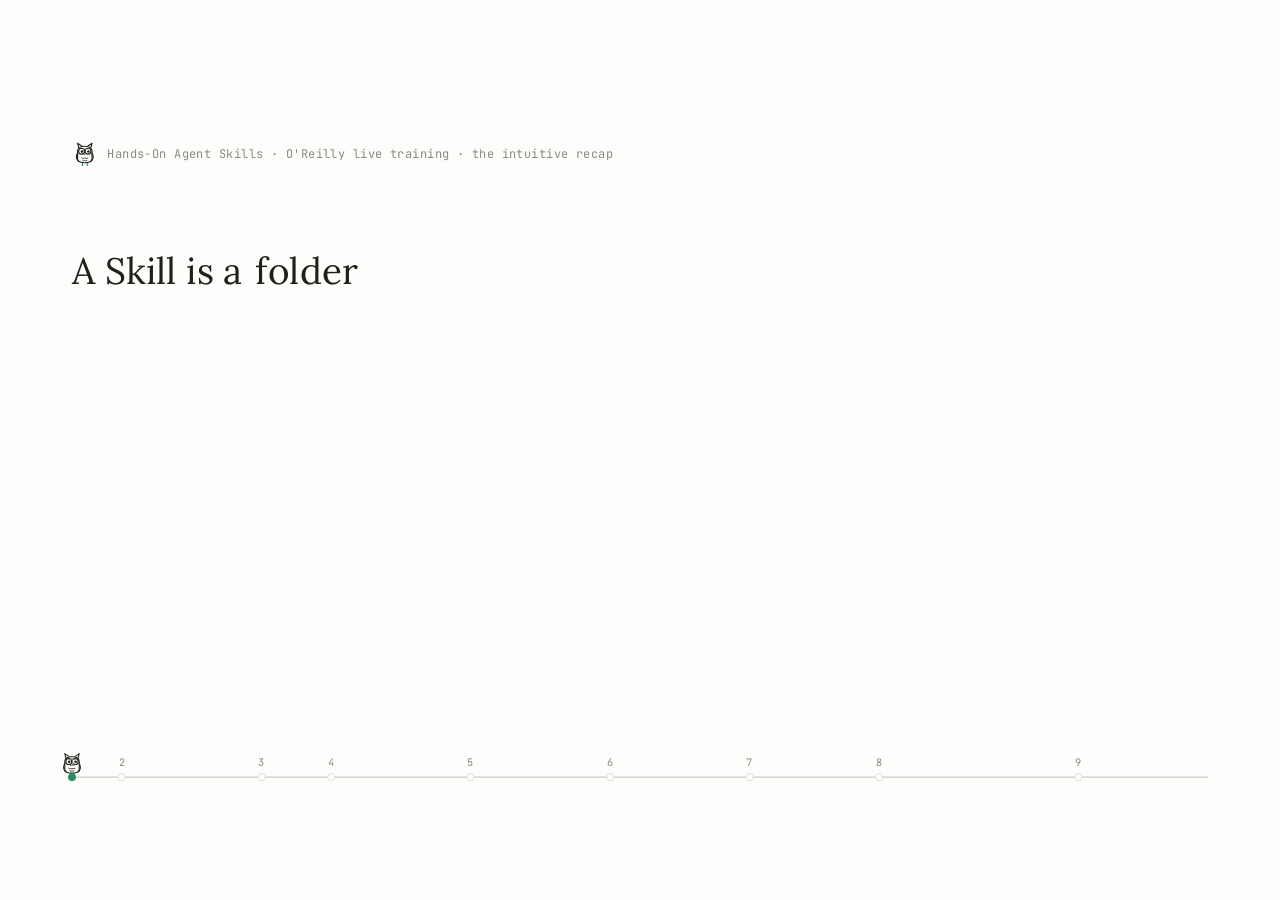
<file: presentation/agent-skills-scene-deck.html>
<!doctype html>
<html lang="en">
<head>
<meta charset="utf-8">
<meta name="viewport" content="width=device-width,initial-scale=1">
<title>Agent Skills, intuitively</title>
<link rel="preconnect" href="https://fonts.googleapis.com">
<link rel="preconnect" href="https://fonts.gstatic.com" crossorigin>
<link href="https://fonts.googleapis.com/css2?family=Lora:ital,wght@0,400;0,500;1,400&family=JetBrains+Mono:wght@400;500&display=swap" rel="stylesheet">
<style>
/* ===== scene-deck engine: theme tokens (swap these to re-skin) ===== */
:root{
  --paper:#fdfdfb; --ink:#1f1f1c; --muted:#8b8b84; --faint:#d9d9d3;
  --accent:#2b8a67; --accent-soft:#e3f3ec; --mark:#b2efd4; --warn:#b0364a;
  --serif:'Lora',Georgia,serif; --mono:'JetBrains Mono',ui-monospace,Menlo,monospace;
  --ease:cubic-bezier(.2,.7,.2,1); --t:.55s;
}
*{box-sizing:border-box;margin:0;padding:0}
html,body{height:100%;overflow:hidden;background:var(--paper)}
body{font-family:var(--serif);color:var(--ink);-webkit-font-smoothing:antialiased}
#stage{position:absolute;left:50%;top:50%;width:1600px;height:900px;transform-origin:center}

/* ===== scenes ===== */
.scene{position:absolute;inset:0 0 100px 0;padding:64px 90px;opacity:0;visibility:hidden;transition:opacity .45s var(--ease),visibility 0s .45s}
.scene.active{opacity:1;visibility:visible;transition:opacity .45s var(--ease)}
.scene.reset,.scene.reset *{transition:none!important}

/* ===== type ===== */
h1,.title{font:400 38px/1.3 var(--serif);margin-bottom:28px}
.lede{font:400 46px/1.5 var(--serif);max-width:1250px}
.body{font:400 26px/1.55 var(--serif);max-width:1100px}
.small{font:400 20px/1.5 var(--serif);color:var(--muted)}
.label,.kicker{font:400 15px/1.5 var(--mono);color:var(--muted);letter-spacing:.02em}
.kicker{display:block;margin-bottom:10px}
.mono{font-family:var(--mono)}
.accent{color:var(--accent)} .muted{color:var(--muted)} .warn{color:var(--warn)}
.src{position:absolute;left:90px;bottom:14px;font:italic 14px/1.4 var(--serif);color:var(--muted)}
.abs{position:absolute}
.row{display:flex;gap:48px;align-items:flex-start}
.col{display:flex;flex-direction:column;gap:18px}
.card{border:1.5px solid var(--ink);padding:22px 26px;background:var(--paper)}
.card.soft{border-color:var(--faint)}
.card.hi{border-color:var(--accent);background:var(--accent-soft)}
svg{overflow:visible}
svg text{font-family:var(--serif)} svg text:not([fill]){fill:var(--ink)}
svg .t-mono{font-family:var(--mono);fill:var(--muted)}
svg .t-it{font-style:italic;fill:var(--muted)}
svg :is(text,tspan).accent{fill:var(--accent)} svg :is(text,tspan).muted{fill:var(--muted)} svg :is(text,tspan).warn{fill:var(--warn)}
.ink{stroke:var(--ink);fill:none;stroke-width:1.6;stroke-linecap:round;stroke-linejoin:round}
.ink.acc{stroke:var(--accent)} .ink.warn{stroke:var(--warn)} .ink.thin{stroke-width:1} .ink.faint{stroke:var(--faint)}
.fill-acc{fill:var(--accent)} .fill-soft{fill:var(--accent-soft)} .fill-paper{fill:var(--paper)} .fill-ink{fill:var(--ink)}

/* ===== step states =====
   data-step=n  hidden until local step n, then animates in
   data-fx=n    always visible; its effect (mark sweep, strike, .glow) fires at n
   data-dim=n   ghosts to faint at n        data-out=n  disappears at n          */
[data-step]{transition:opacity var(--t) var(--ease),transform var(--t) var(--ease)}
[data-step]:not(.on){opacity:0;transform:translateY(10px)}
svg [data-step]:not(.on){transform:none}
.pop{transform-box:fill-box;transform-origin:center}
.pop[data-step]:not(.on){transform:scale(.6)}
.dimmed{opacity:.18!important}
.gone{opacity:0!important;pointer-events:none}
[data-dim],[data-out]{transition:opacity var(--t) var(--ease),transform var(--t) var(--ease)}

/* draw-on strokes: any shape inside .draw traces itself; fills fade in after */
.draw[data-step]:not(.on){opacity:1;transform:none}
.draw-shape{stroke-dasharray:var(--len);stroke-dashoffset:0;
  transition:stroke-dashoffset .9s var(--ease) min(calc(var(--i,0)*.12s),1.4s),fill-opacity .4s ease min(calc(var(--i,0)*.12s + .5s),1.9s)}
.draw:not(.on) .draw-shape,.draw-shape.draw:not(.on){stroke-dashoffset:var(--len);fill-opacity:0}
.draw text,.draw-fade{transition:opacity .4s ease .45s}
.draw:not(.on) :is(text,.draw-fade){opacity:0}
.draw-fade.draw[data-step]:not(.on){opacity:0}

/* marker highlight + strike sweep in */
mark{color:inherit;background:linear-gradient(var(--mark),var(--mark)) no-repeat 0 0/100% 100%;padding:0 .12em;margin:0 -.04em;transition:background-size .6s var(--ease) .15s}
s{text-decoration:none;position:relative;white-space:nowrap}
s::after{content:'';position:absolute;left:-.05em;right:-.05em;top:56%;height:2px;background:var(--warn);transform-origin:left;transition:transform .5s var(--ease) .1s}
mark[data-fx]:not(.fx-on),[data-step]:not(.on) mark,mark[data-step]:not(.on){background-size:0 100%}
s[data-fx]:not(.fx-on)::after,[data-step]:not(.on) s::after{transform:scaleX(0)}
.glow:not([data-step]):not(.draw-shape){transition:color .4s,stroke .4s,fill .4s,border-color .4s}
[data-step].glow{transition:opacity var(--t) var(--ease),transform var(--t) var(--ease),color .4s,fill .4s,stroke .4s,border-color .4s}
.glow.fx-on{color:var(--accent);border-color:var(--accent)}
svg .glow.fx-on:not(text){stroke:var(--accent)} svg text.glow.fx-on{fill:var(--accent)}

/* ambient motion */
.spin{animation:spin 7s linear infinite;transform-box:fill-box;transform-origin:center}
.float{animation:float 3.2s ease-in-out infinite}
@keyframes spin{to{transform:rotate(360deg)}}
@keyframes float{50%{transform:translateY(-6px)}}
.sketch{filter:url(#sketch)}

/* ===== timeline ===== */
#timeline{position:absolute;left:90px;right:90px;bottom:26px;height:56px;cursor:pointer;touch-action:none}
#timeline .rail,#timeline .fill{position:absolute;left:0;top:40px;height:2px;background:var(--faint)}
#timeline .rail{right:0}
#timeline .fill{background:var(--accent);transition:width var(--t) var(--ease)}
.dot{position:absolute;top:36px;width:10px;height:10px;margin-left:-5px;border-radius:50%;border:1.5px solid var(--faint);background:var(--paper);transition:.3s}
.dot.past{background:var(--accent);border-color:var(--accent)}
.dot b{position:absolute;bottom:14px;left:50%;transform:translateX(-50%);font:400 13px var(--mono);color:var(--muted)}
.dot i{position:absolute;bottom:34px;left:50%;transform:translateX(-50%);white-space:nowrap;font:italic 15px var(--serif);color:var(--ink);background:var(--paper);padding:2px 8px;opacity:0;transition:opacity .2s;pointer-events:none}
.dot:hover i{opacity:1}
#mascot{position:absolute;top:9px;width:32px;margin-left:-16px;color:var(--ink);transition:left var(--t) var(--ease);pointer-events:none}
#mascot svg{display:block;width:32px;height:32px;transform-origin:50% 100%}
#mascot.back svg{transform:scaleX(-1)}
#mascot.walk svg{animation:waddle .2s ease-in-out infinite alternate}
#mascot .eye{transform-box:fill-box;transform-origin:center;animation:blink 5s infinite}
@keyframes waddle{from{rotate:-8deg}to{rotate:8deg;translate:0 -1.5px}}
@keyframes blink{0%,95%,100%{scale:1 1}97.5%{scale:1 .1}}
</style>
</head>
<body>
<svg width="0" height="0" style="position:absolute" aria-hidden="true">
  <filter id="sketch"><feTurbulence type="fractalNoise" baseFrequency="0.035" numOctaves="2" seed="4"/><feDisplacementMap in="SourceGraphic" scale="2.4"/></filter>
  <pattern id="hatch" width="7" height="7" patternUnits="userSpaceOnUse" patternTransform="rotate(45)"><line x1="0" y1="0" x2="0" y2="7" style="stroke:var(--ink)" stroke-width="1.2"/></pattern>
</svg>

<div id="stage">
<!-- ===================== SCENES START ===================== -->

<style>
/* deck-local helpers; the engine is untouched */
.blk{fill:#eeeeea}.blk-skill{fill:var(--accent-soft)}.blk-mark{fill:var(--mark)}.hatch-soft{fill:url(#hatch-soft)}
.code{font:16px/1.7 var(--mono);background:#f4f4f1;padding:20px 24px;white-space:pre-wrap}
.tbl{display:grid;grid-template-columns:150px 300px 220px;gap:6px 24px;font:400 22px/1.5 var(--serif)}
b{font-weight:500}
</style>
<svg width="0" height="0" style="position:absolute" aria-hidden="true">
  <pattern id="hatch-soft" width="7" height="7" patternUnits="userSpaceOnUse" patternTransform="rotate(45)"><line x1="0" y1="0" x2="0" y2="7" style="stroke:#c4c4bc" stroke-width="1.2"/></pattern>
</svg>

<!-- ============ 1 · A folder ============ -->
<section class="scene" data-chapter="A folder">
  <div class="row" style="gap:12px;align-items:center;margin-bottom:24px">
    <svg width="32" height="32" viewBox="0 0 32 32" fill="none" stroke="currentColor" stroke-width="1.4" stroke-linecap="round" stroke-linejoin="round">
      <path d="M7 12 C7 4.5 25 4.5 25 12 V22 C25 28.5 7 28.5 7 22 Z" style="fill:var(--paper)"/>
      <path d="M8.5 8.5 L7 2.5 L12 6 M23.5 8.5 L25 2.5 L20 6"/>
      <path d="M7 15 C4.5 18 5 23 8.5 25.5 M25 15 C27.5 18 27 23 23.5 25.5"/>
      <circle cx="12" cy="12.5" r="3.7" style="fill:var(--paper)"/><circle cx="20" cy="12.5" r="3.7" style="fill:var(--paper)"/>
      <circle cx="12.5" cy="12.8" r="1.6" fill="currentColor" stroke="none"/><circle cx="20.5" cy="12.8" r="1.6" fill="currentColor" stroke="none"/>
      <path d="M15 15.6 L16 18.4 L17 15.6 Z" style="fill:var(--accent)" stroke="none"/>
      <path d="M12 21 q1.3 1.3 2.6 0 q1.3 1.3 2.6 0 q1.3 1.3 2.6 0 M13.3 24 q1.3 1.3 2.6 0 q1.3 1.3 2.6 0" stroke-width="1"/>
      <path d="M13 28 v2.5 M19 28 v2.5" style="stroke:var(--accent)"/>
    </svg>
    <span class="label">Hands-On Agent Skills · O'Reilly live training · the intuitive recap</span>
  </div>
  <p class="lede" style="margin-top:96px">
    <span data-dim="4">A Skill is a <mark data-fx="1">folder</mark></span><br>
    <span data-step="2" data-dim="4">with a <mark data-fx="2">markdown file</mark> in it.</span>
  </p>
  <p class="body muted" data-step="3" data-dim="4" style="margin-top:20px">That's it. That's the whole form factor.</p>
  <p class="lede" data-step="4" style="margin-top:64px">So <mark>why</mark> a folder?</p>
  <svg class="abs" style="left:1040px;top:200px" width="400" height="320" viewBox="0 0 400 320">
    <g class="sketch">
      <path class="ink draw" data-step="1" d="M30 110 V70 H150 L180 100 H370 V110"/>
      <path class="ink acc fill-paper draw" data-step="2" d="M130 30 H240 L270 60 V200 H130 Z M240 30 V60 H270"/>
      <path class="ink fill-paper draw" data-step="1" d="M30 110 H370 V290 H30 Z"/>
    </g>
    <g class="draw" data-step="2"><text x="196" y="92" text-anchor="middle" class="mono accent" font-size="17">SKILL.md</text></g>
    <g class="draw" data-step="1"><text x="200" y="208" text-anchor="middle" class="t-mono" font-size="18">sponsor-reply/</text></g>
  </svg>
</section>

<!-- ============ 2 · It's all text ============ -->
<section class="scene" data-chapter="It's all text">
  <h1>An LLM only ever sees <mark>text</mark>.</h1>
  <div class="col" style="width:600px;gap:30px;margin-top:36px">
    <p class="body" data-step="1">Everything piles up in one place:<br>the <span class="accent">context window</span>.</p>
    <p class="body" data-step="5">Every turn, the model <mark data-fx="5">re-reads all of it</mark>,<br>from the very first message.</p>
    <div data-step="6">
      <p class="body">And the window has a <span class="warn">limit</span>.</p>
      <p class="small" style="margin-top:8px">128k · 200k · 1M tokens.<br>1M tokens ≈ 750k words ≈ 1,500 pages.</p>
    </div>
  </div>
  <svg class="abs" style="left:770px;top:76px" width="720" height="640" viewBox="0 0 720 640">
    <text x="150" y="18" class="t-mono" font-size="15">context window</text>
    <g class="sketch">
      <rect class="ink draw" x="150" y="30" width="240" height="580"/>
      <rect class="ink thin blk draw" data-step="1" x="155" y="562" width="230" height="43"/>
      <rect class="ink thin blk draw" data-step="2" x="155" y="528" width="230" height="30"/>
      <rect class="ink thin hatch-soft draw" data-step="3" x="155" y="468" width="230" height="56"/>
      <rect class="ink thin blk draw" data-step="3" x="155" y="400" width="230" height="64" style="--i:2"/>
      <rect class="ink thin blk draw" data-step="4" x="155" y="366" width="230" height="30"/>
      <rect class="ink thin blk draw" data-step="4" x="155" y="172" width="230" height="190" style="--i:2"/>
    </g>
    <g font-size="19">
      <text x="410" y="590" data-step="1">system prompt</text>
      <text x="410" y="549" data-step="2">your message</text>
      <text x="410" y="502" data-step="3">thinking <tspan class="muted" font-style="italic">(hidden)</tspan></text>
      <text x="410" y="438" data-step="3">the reply</text>
      <text x="410" y="387" data-step="4">tool call</text>
      <text x="410" y="258" data-step="4">tool output</text>
      <text x="410" y="284" data-step="4" class="t-it" font-size="16">search results, files, pages</text>
      <text x="410" y="316" data-step="4" class="accent" font-style="italic" font-size="16">you never see most of it</text>
    </g>
    <g transform="translate(20,270)"><g class="draw spin" data-step="5"><path class="ink acc" d="M80 50 A30 30 0 1 1 65 24 M58 14 L67 24 L55 30"/></g></g>
    <text x="72" y="392" text-anchor="middle" class="accent" font-style="italic" font-size="16" data-step="5">re-read</text>
    <text x="72" y="412" text-anchor="middle" class="accent" font-style="italic" font-size="16" data-step="5">every turn</text>
    <g data-step="6">
      <line class="ink warn" x1="120" y1="64" x2="420" y2="64" stroke-dasharray="7 6"/>
      <text x="430" y="70" class="warn" font-size="19">limit</text>
    </g>
  </svg>
</section>

<section class="scene">
  <h1>An agent is that same model, <mark>in a loop with tools</mark>.</h1>
  <svg class="abs" style="left:90px;top:150px" width="1420" height="430" viewBox="0 0 1420 430">
    <g class="sketch">
      <g class="draw">
        <rect class="ink" x="20" y="90" width="150" height="70"/>
        <rect class="ink" x="336" y="90" width="150" height="70"/>
      </g>
      <path class="ink draw" data-step="1" d="M176 125 H328 M316 117 L328 125 L316 133"/>
      <g class="draw" data-step="2">
        <path class="ink" d="M492 125 H612 M600 117 L612 125 L600 133"/>
        <path class="ink" d="M620 125 L700 75 L780 125 L700 175 Z"/>
        <path class="ink" d="M786 125 H928 M916 117 L928 125 L916 133"/>
        <rect class="ink" x="936" y="90" width="190" height="70"/>
      </g>
      <path class="ink acc draw" data-step="3" d="M1031 84 V30 H411 V80 M403 68 L411 80 L419 68"/>
      <path class="ink draw" data-step="5" d="M700 181 V250 H95 V168 M87 180 L95 168 L103 180"/>
      <rect class="ink draw" data-step="1" x="20" y="330" width="1380" height="70"/>
      <rect class="ink thin blk draw" data-step="1" x="25" y="335" width="90" height="60" style="--i:4"/>
      <rect class="ink thin blk draw" data-step="2" x="119" y="335" width="70" height="60" style="--i:5"/>
      <rect class="ink thin hatch-soft draw" data-step="3" x="193" y="335" width="230" height="60" style="--i:4"/>
      <g class="draw" data-step="4">
        <rect class="ink thin blk" x="427" y="335" width="70" height="60"/>
        <rect class="ink thin hatch-soft" x="501" y="335" width="200" height="60"/>
        <rect class="ink thin blk" x="705" y="335" width="70" height="60"/>
        <rect class="ink thin hatch-soft" x="779" y="335" width="260" height="60"/>
      </g>
      <rect class="ink thin blk draw" data-step="5" x="1043" y="335" width="120" height="60" style="--i:4"/>
    </g>
    <g font-size="20" text-anchor="middle">
      <g class="draw"><text x="95" y="132">you</text><text x="411" y="132">LLM</text></g>
      <g class="draw" data-step="1"><text x="252" y="112" class="t-it" font-size="17">prompt</text></g>
      <g class="draw" data-step="2"><text x="700" y="132">tool?</text><text x="858" y="112" class="t-it" font-size="17">yes</text><text x="1031" y="132">run the tool</text></g>
      <g class="draw" data-step="3"><text x="721" y="20" class="accent" font-size="19">the tool's output goes back in</text></g>
      <g class="draw" data-step="5"><text x="722" y="218" class="t-it" font-size="17">no</text><text x="400" y="240" class="t-it" font-size="17">final answer</text></g>
    </g>
    <g class="draw" data-step="1"><text x="20" y="318" class="t-mono" font-size="15">context window</text></g>
    <g font-size="14" text-anchor="middle">
      <g class="draw" data-step="1"><text x="70" y="370" class="mono">prompt</text></g>
      <g class="draw" data-step="2"><text x="154" y="370" class="mono">call</text></g>
      <g class="draw" data-step="3"><text x="308" y="370" class="mono">tool output</text></g>
      <g class="draw" data-step="4"><text x="462" y="370" class="mono">call</text><text x="601" y="370" class="mono">output</text><text x="740" y="370" class="mono">call</text><text x="909" y="370" class="mono">output</text></g>
      <g class="draw" data-step="5"><text x="1103" y="370" class="mono">answer</text></g>
    </g>
    <g data-step="6"><line class="ink warn" x1="1400" y1="312" x2="1400" y2="418" stroke-dasharray="7 6"/><text x="1390" y="320" text-anchor="end" class="warn" font-size="17">limit</text></g>
  </svg>
  <p class="body abs" data-step="6" style="left:90px;top:612px">Every lap lands in the same window. <mark>Agents fill it fast.</mark></p>
</section>

<!-- ============ 3 · Context rot ============ -->
<section class="scene" data-chapter="Context rot">
  <h1>More context <mark data-fx="2">isn't free</mark>.</h1>
  <svg class="abs" style="left:90px;top:150px" width="760" height="450" viewBox="0 0 760 450" data-dim="6">
    <g class="sketch">
      <g class="draw">
        <path class="ink" d="M60 20 V390 H720"/>
        <path class="ink" d="M50 32 L60 20 L70 32 M708 380 L720 390 L708 400"/>
      </g>
      <path class="ink warn draw" data-step="1" style="stroke-width:2.4" d="M70 70 C 250 80, 420 150, 700 360"/>
    </g>
    <text x="76" y="34" class="t-it" font-size="17">answer quality ↑</text>
    <text x="720" y="424" class="t-it" font-size="17" text-anchor="end">how much is in the window →</text>
    <g data-step="2">
      <text x="500" y="150" class="warn" font-size="26">context rot</text>
      <text x="500" y="178" class="t-it" font-size="17">quality decays as the input grows</text>
    </g>
    <g data-step="2" class="pop"><circle cx="150" cy="79" r="7" class="fill-acc"/><text x="150" y="114" text-anchor="middle" class="accent" font-size="17">sweet spot</text></g>
    <g data-step="2" class="pop"><circle cx="700" cy="360" r="7" class="ink warn fill-paper"/><text x="700" y="338" text-anchor="middle" class="warn" font-size="17">limit</text></g>
  </svg>
  <div class="col abs" style="left:920px;top:176px;width:570px;gap:30px" data-dim="6">
    <div data-step="3"><b style="font-size:28px">It gets lost.</b><div class="small">Too many instructions at once: it quietly drops some.</div></div>
    <div data-step="4"><b style="font-size:28px">It hallucinates more.</b><div class="small">It invents details and mixes up sources.</div></div>
    <div data-step="5"><b style="font-size:28px">It gets slower and costlier.</b><div class="small">Every turn re-reads the whole window first.</div></div>
  </div>
  <p class="lede abs" data-step="6" style="left:90px;top:618px;font-size:40px">So keep the window <mark>short and focused</mark>.</p>
  <p class="src" data-step="1">Chroma, 2025: 18 frontier models, simple tasks. Reliability falls as input grows · the exact curve varies by model and task</p>
</section>

<!-- ============ 4 · Expertise ============ -->
<section class="scene" data-chapter="Expertise">
  <h1>One real sponsorship email, three setups</h1>
  <p class="small" style="margin-top:-14px">“Could you please share your pricing?” That question is the task.</p>
  <div class="row" style="gap:50px;margin-top:44px">
    <div class="col" data-step="1" style="width:420px;gap:12px">
      <svg class="draw sketch" data-step="1" width="260" height="76" viewBox="0 0 260 76">
        <path class="ink" d="M8 12 H72 V52 H40 L26 66 V52 H8 Z M20 26 H60 M20 38 H48"/>
      </svg>
      <span class="label">CHAT · − AGENCY</span>
      <span class="body" style="font-size:24px">Has the email. Nothing else.</span>
      <span class="small" data-step="2">Fluent prose that breaks my rules in sentence one. Good writing was never the bottleneck.</span>
    </div>
    <div class="col" data-step="3" style="width:420px;gap:12px">
      <svg class="draw sketch" data-step="3" width="260" height="76" viewBox="0 0 260 76">
        <path class="ink" d="M8 12 H72 V52 H40 L26 66 V52 H8 Z M20 26 H60 M20 38 H48"/>
        <circle class="ink" cx="130" cy="38" r="10"/><circle class="ink" cx="130" cy="38" r="20"/>
        <path class="ink" d="M130 11 V18 M130 58 V65 M103 38 H110 M150 38 H157 M111 19 L116 24 M144 52 L149 57 M111 57 L116 52 M144 24 L149 19"/>
      </svg>
      <span class="label">COWORK · + AGENCY</span>
      <span class="body" style="font-size:24px">Gains tools: finds the thread, reads the negotiation, drafts in place.</span>
      <span class="small" data-step="4">Still missing the process. Nothing tells it how this job is done here.</span>
    </div>
    <div class="col" data-step="5" style="width:420px;gap:12px">
      <svg class="draw sketch" data-step="5" width="260" height="76" viewBox="0 0 260 76">
        <path class="ink" d="M8 12 H72 V52 H40 L26 66 V52 H8 Z M20 26 H60 M20 38 H48"/>
        <circle class="ink" cx="130" cy="38" r="10"/><circle class="ink" cx="130" cy="38" r="20"/>
        <path class="ink" d="M130 11 V18 M130 58 V65 M103 38 H110 M150 38 H157 M111 19 L116 24 M144 52 L149 57 M111 57 L116 52 M144 24 L149 19"/>
        <path class="ink acc fill-soft" d="M186 18 H212 L220 26 H254 V62 H186 Z"/>
      </svg>
      <span class="label accent">COWORK + SKILL · + EXPERTISE</span>
      <span class="body" style="font-size:24px">A written-down workflow: what to check, when to stop, how to price.</span>
      <span class="small">Same model. Same tools. One folder added to disk.</span>
    </div>
  </div>
  <p class="lede abs" data-step="6" style="left:90px;top:626px;font-size:38px">Agency gets you there faster. <mark>Expertise</mark> gets you somewhere right.</p>
</section>

<section class="scene">
  <h1>How do we bring <mark>our expertise</mark> into an agent?</h1>
  <svg class="abs" style="left:90px;top:150px" width="250" height="480" viewBox="0 0 250 480" data-dim="5">
    <g class="sketch">
    <rect class="ink draw" data-step="1" x="15" y="10" width="210" height="450"/>
    <g class="draw" data-step="1">
      <rect class="ink thin hatch-soft" x="20" y="412" width="200" height="44"/>
      <rect class="ink thin hatch-soft" x="20" y="364" width="200" height="44"/>
      <rect class="ink thin hatch-soft" x="20" y="316" width="200" height="44"/>
      <rect class="ink thin hatch-soft" x="20" y="268" width="200" height="44"/>
      <rect class="ink thin hatch-soft" x="20" y="220" width="200" height="44"/>
      <rect class="ink thin hatch-soft" x="20" y="172" width="200" height="44"/>
      <rect class="ink thin hatch-soft" x="20" y="124" width="200" height="44"/>
      <rect class="ink thin hatch-soft" x="20" y="76" width="200" height="44"/>
    </g>
    <rect class="ink fill-paper draw" data-step="3" x="20" y="26" width="200" height="44"/>
    </g>
    <g class="draw" data-step="3"><text x="120" y="53" text-anchor="middle" font-size="15" font-style="italic">“capital of Portugal?”</text></g>
  </svg>
  <div class="col abs" style="left:370px;top:160px;width:400px;gap:18px" data-dim="5">
    <span class="label" data-step="1">WITHOUT SKILLS</span>
    <span class="body" data-step="1"><s data-fx="4">Load all of it, always.</s></span>
    <div data-step="2"><span style="font:400 46px/1.15 var(--serif)">30–50k tokens</span><div class="small">50 Skills in the window, before anyone speaks.</div><div class="small">10 Skills ≈ 6–10k tokens, every turn.</div></div>
    <span class="body warn" data-step="3">Worse, not just pricier.</span>
  </div>
  <svg class="abs" style="left:830px;top:150px" width="250" height="480" viewBox="0 0 250 480">
    <g class="sketch">
      <rect class="ink draw" data-step="5" x="15" y="10" width="210" height="450"/>
      <g class="draw" data-step="5">
        <rect class="ink thin acc blk-skill" x="20" y="430" width="200" height="26"/>
        <rect class="ink thin blk" x="20" y="396" width="200" height="30"/>
      </g>
      <rect class="ink acc blk-skill draw" data-step="6" x="20" y="322" width="200" height="70"/>
    </g>
    <text x="120" y="200" text-anchor="middle" class="t-mono" font-size="14" data-step="5">free space</text>
    <g class="draw" data-step="6"><text x="120" y="362" text-anchor="middle" class="mono accent" font-size="15">sponsor-reply</text></g>
  </svg>
  <div class="col abs" style="left:1110px;top:160px;width:400px;gap:18px">
    <span class="label accent" data-step="5">WITH SKILLS</span>
    <span class="body" data-step="5">Write your expertise once.</span>
    <span class="body" data-step="6">The agent loads it <mark>only when the task needs it</mark>.</span>
  </div>
  <p class="src" data-step="2" data-dim="5">figures: class deck, if every Skill were loaded in full</p>
</section>

<!-- ============ 5 · The folder ============ -->
<section class="scene" data-chapter="The folder">
  <h1>An Agent Skill is a <mark>directory</mark></h1>
  <svg class="abs" style="left:90px;top:140px" width="1420" height="456" viewBox="0 0 1420 456">
    <g class="draw sketch"><path class="ink" d="M20 14 H46 L56 24 H92 V58 H20 Z"/></g>
    <text x="112" y="46" class="mono" font-size="26">sponsor-reply/</text>

    <g class="draw sketch" data-step="1">
      <path class="ink" d="M56 64 V130 H112"/>
      <path class="ink acc fill-paper" d="M128 104 H156 L168 116 V156 H128 Z M156 104 V116 H168"/>
    </g>
    <g data-step="1">
      <text x="190" y="138" class="mono accent" font-size="24">SKILL.md</text>
      <text x="470" y="130" font-size="25">the recipe: what to do, when to stop</text>
      <text x="470" y="158" class="t-mono" font-size="15">judgment, in prose · the only file that must exist</text>
    </g>

    <g class="draw sketch" data-step="2">
      <path class="ink" d="M56 130 V225 H112"/>
      <path class="ink" d="M126 203 H150 L158 211 H176 V243 H126 Z"/>
    </g>
    <g data-step="2">
      <text x="190" y="233" class="mono" font-size="24">references/</text>
      <text x="470" y="225" font-size="25">depth: read before a step, to shape it</text>
      <text x="470" y="253" class="t-mono" font-size="15">rate-card.md · research-playbook.md · security-rubric.md · reply-templates.md</text>
    </g>

    <g class="draw sketch" data-step="3">
      <path class="ink" d="M56 225 V320 H112"/>
      <path class="ink" d="M126 298 H150 L158 306 H176 V338 H126 Z"/>
    </g>
    <g data-step="3">
      <text x="190" y="328" class="mono" font-size="24">scripts/</text>
      <text x="470" y="320" font-size="25">repetition: the code runs, only its output enters context</text>
      <text x="470" y="348" class="t-mono" font-size="15">yt_stats.py · rate_calc.py</text>
    </g>

    <g class="draw sketch" data-step="4">
      <path class="ink" d="M56 320 V415 H112"/>
      <path class="ink" d="M126 393 H150 L158 401 H176 V433 H126 Z"/>
    </g>
    <g data-step="4">
      <text x="190" y="423" class="mono" font-size="24">assets/</text>
      <text x="470" y="415" font-size="25">templates, fonts, logos that end up in the output</text>
      <text x="470" y="443" class="t-mono" font-size="15">opened during the work, to become part of the result</text>
    </g>
  </svg>
  <p class="lede abs" data-step="5" style="left:90px;top:612px;font-size:34px">Judgment in <mark>prose</mark> · depth <mark>on demand</mark> · arithmetic in <mark>scripts</mark>.</p>
  <p class="small abs" data-step="6" style="left:90px;top:672px">Three kinds of knowing, three homes.</p>
</section>

<section class="scene">
  <h1>Where the human sits: <mark>two gates, written as prose</mark></h1>
  <svg class="abs" style="left:90px;top:190px" width="1420" height="220" viewBox="0 0 1420 220">
    <g transform="translate(60,0)">
      <g class="sketch">
        <g class="draw" data-step="1">
          <rect class="ink" x="4" y="40" width="130" height="60"/>
          <path class="ink" d="M140 70 H170 M160 63 L170 70 L160 77"/>
          <rect class="ink" x="176" y="40" width="130" height="60"/>
        </g>
        <g class="draw" data-step="2">
          <path class="ink" d="M312 70 H342 M332 63 L342 70 L332 77"/>
          <path class="ink acc fill-soft" d="M348 70 L408 25 L468 70 L408 115 Z"/>
        </g>
        <g class="draw" data-step="3">
          <path class="ink" d="M474 70 H504 M494 63 L504 70 L494 77"/>
          <rect class="ink" x="510" y="40" width="130" height="60"/>
          <path class="ink" d="M646 70 H676 M666 63 L676 70 L666 77"/>
          <path class="ink acc fill-soft" d="M682 70 L742 25 L802 70 L742 115 Z"/>
        </g>
        <g class="draw" data-step="4">
          <path class="ink" d="M808 70 H838 M828 63 L838 70 L828 77"/>
          <rect class="ink" x="844" y="40" width="130" height="60"/>
          <path class="ink" d="M980 70 H1010 M1000 63 L1010 70 L1000 77"/>
          <rect class="ink" x="1016" y="40" width="130" height="60"/>
        </g>
        <g class="draw" data-step="5">
          <path class="ink" d="M1152 70 H1182 M1172 63 L1182 70 L1172 77"/>
          <circle class="ink warn" cx="1236" cy="70" r="46"/>
        </g>
      </g>
      <g font-size="19" text-anchor="middle">
        <g class="draw" data-step="1"><text x="69" y="77">get email</text><text x="241" y="77">extract</text></g>
        <g class="draw" data-step="2"><text x="408" y="77" class="accent">gate 1</text></g>
        <g class="draw" data-step="3"><text x="575" y="77">research</text><text x="742" y="77" class="accent">gate 2</text></g>
        <g class="draw" data-step="4"><text x="909" y="77">rate</text><text x="1081" y="77">draft</text></g>
        <g class="draw" data-step="5"><text x="1236" y="77" class="warn">send</text></g>
      </g>
      <g class="t-it" font-size="16" text-anchor="middle">
        <g class="draw" data-step="2"><text x="408" y="150">before research is spent:</text><text x="408" y="172">most pitches die right here</text></g>
        <g class="draw" data-step="3"><text x="742" y="150">before their code runs</text><text x="742" y="172">on my machine</text></g>
        <g class="draw" data-step="5"><text x="1236" y="150">my thumb,</text><text x="1236" y="172">never its own</text></g>
      </g>
    </g>
  </svg>
  <p class="body abs" data-step="6" style="left:90px;top:470px;max-width:1300px">One folder: a SKILL.md, 4 references, 2 scripts. The gates are two paragraphs.<br><mark>No gate-handling code exists.</mark></p>
</section>

<!-- ============ 6 · Progressive disclosure ============ -->
<section class="scene" data-chapter="Progressive disclosure">
  <h1>The description is the <mark>router</mark>.</h1>
  <pre class="code" style="width:600px;margin-top:8px">---
name: sponsor-reply
description: Research an inbound sponsor and
  draft the reply. Use this whenever Lucas
  mentions a sponsor, sponsorship, brand deal,
  asks <mark data-fx="4">"is this one worth it"</mark>,
  <mark data-fx="4">"what should I charge for a video"</mark> ...
---</pre>
  <div class="col" style="width:650px;gap:12px;margin-top:26px">
    <p class="body" data-step="4" style="font-size:24px">What · <span class="accent">When</span> · Key functionalities.<br>The <span class="accent">When</span> is the hard part: write the words a user actually types.</p>
    <p class="body" data-step="5" style="font-size:24px">A Skill that never fires can't be wrong about anything else.</p>
  </div>
  <svg class="abs" style="left:800px;top:150px" width="700" height="520" viewBox="0 0 700 520">
    <g class="draw sketch" data-step="1">
      <path class="ink" d="M20 20 H420 V78 H80 L60 98 V78 H20 Z"/>
      <path class="ink" d="M60 106 V142 M52 132 L60 142 L68 132"/>
      <rect class="ink" x="20" y="150" width="130" height="60"/>
    </g>
    <text x="40" y="56" font-size="19" font-style="italic" data-step="1">“what should I charge for this video?”</text>
    <text x="85" y="187" text-anchor="middle" font-size="20" data-step="1">agent</text>

    <text x="250" y="126" class="t-mono" font-size="14" data-step="2">descriptions · always loaded · ~100 tokens each</text>
    <g class="draw sketch" data-step="2">
      <path class="ink thin" d="M156 180 L244 160 M156 180 L244 210 M156 180 L244 260"/>
      <rect class="ink" x="250" y="140" width="420" height="40"/>
      <rect class="ink" x="250" y="190" width="420" height="40"/>
      <rect class="ink" x="250" y="240" width="420" height="40"/>
    </g>
    <g class="draw sketch" data-step="3"><rect class="ink acc blk-skill" x="250" y="190" width="420" height="40"/></g>
    <g class="mono" font-size="15">
      <text x="266" y="166" data-step="2" class="mono muted">pdf-handout · branded PDF handouts</text>
      <text x="266" y="216" data-step="2" class="mono glow" data-fx="3">sponsor-reply · research + draft a reply</text>
      <text x="266" y="266" data-step="2" class="mono muted">anki · any source into flashcards</text>
    </g>
    <g class="draw sketch" data-step="3">
      <path class="ink acc" d="M674 210 H692 V395 H580 M592 387 L580 395 L592 403"/>
      <path class="ink acc fill-soft" d="M470 330 H545 L570 355 V460 H470 Z M545 330 V355 H570"/>
      <path class="ink acc thin" d="M488 380 H552 M488 398 H552 M488 416 H536"/>
    </g>
    <text x="520" y="488" text-anchor="middle" class="mono accent" font-size="16" data-step="3">SKILL.md</text>
    <text x="452" y="392" text-anchor="end" class="accent" font-style="italic" font-size="17" data-step="3">the body enters context,</text>
    <text x="452" y="414" text-anchor="end" class="accent" font-style="italic" font-size="17" data-step="3">once</text>
  </svg>
</section>

<section class="scene">
  <h1>Progressive disclosure: <mark>three levels</mark></h1>
  <div class="col" style="width:680px;gap:20px;margin-top:6px">
    <div class="card soft" data-step="1" style="padding:14px 22px"><span class="label">LEVEL 1 · ALWAYS IN CONTEXT</span><div class="body" style="font-size:25px">name + description</div><div class="label accent">~100 tokens per Skill</div></div>
    <div class="card soft" data-step="3" style="padding:14px 22px"><span class="label">LEVEL 2 · WHEN THE SKILL TRIGGERS</span><div class="body" style="font-size:25px">the SKILL.md body</div><div class="label accent">usually &lt; 5k tokens</div></div>
    <div class="card soft" data-step="4" style="padding:14px 22px"><span class="label">LEVEL 3 · ONLY IF A STEP NEEDS IT</span><div class="body" style="font-size:25px">linked files: references, scripts, assets</div><div class="label accent">scripts run outside: only their output comes in</div></div>
  </div>
  <p class="body abs" data-step="7" style="left:90px;top:566px;width:700px;font-size:30px;line-height:1.4">The file system becomes <mark>just-in-time</mark> knowledge retrieval. That's why a Skill is a folder.</p>
  <svg class="abs" style="left:830px;top:96px" width="670" height="620" viewBox="0 0 670 620">
    <text x="40" y="12" class="t-mono" font-size="15">context window</text>
    <text x="160" y="150" text-anchor="middle" class="t-mono" font-size="15">free space</text>
    <g class="sketch">
      <rect class="ink draw" x="40" y="20" width="240" height="580"/>
      <rect class="ink thin blk draw" x="45" y="556" width="230" height="40" style="--i:2"/>
      <rect class="ink thin acc blk-skill draw" data-step="1" x="45" y="528" width="230" height="24"/>
      <rect class="ink thin blk draw" data-step="2" x="45" y="494" width="230" height="30"/>
      <rect class="ink acc blk-skill draw" data-step="3" x="45" y="420" width="230" height="70"/>
      <rect class="ink acc blk-mark draw" data-step="4" x="45" y="362" width="230" height="54"/>
      <rect class="ink thin blk draw" data-step="5" x="45" y="332" width="230" height="26"/>
      <rect class="ink thin blk draw" data-step="5" x="45" y="282" width="230" height="46" style="--i:2"/>
    </g>
    <g font-size="18">
      <text x="300" y="582">system prompt</text>
      <text x="300" y="546" class="accent" data-step="1">Skill descriptions</text>
      <text x="300" y="515" font-style="italic" data-step="2">“what should I charge?”</text>
      <text x="300" y="461" class="accent" data-step="3">SKILL.md body</text>
      <text x="300" y="395" class="mono accent" font-size="16" data-step="4">references/rate-card.md</text>
      <text x="300" y="351" class="mono" font-size="16" data-step="5">rate_calc.py → €3,000</text>
      <text x="300" y="311" data-step="5">the draft, unsent</text>
    </g>
    <g data-step="6">
      <path class="ink thin" d="M330 40 H370 L386 56 V110 H330 Z" stroke-dasharray="5 5"/>
      <text x="400" y="62" class="t-mono" font-size="16">security-rubric.md</text>
      <text x="400" y="86" class="t-it" font-size="16">never loads on a deal</text>
      <text x="400" y="107" class="t-it" font-size="16">that never gets tested</text>
    </g>
  </svg>
</section>

<!-- ============ 7 · The harness ============ -->
<section class="scene" data-chapter="The harness">
  <h1>What are you actually talking to?</h1>
  <svg class="abs" style="left:90px;top:140px" width="760" height="560" viewBox="0 0 760 560">
    <g class="sketch">
      <rect class="ink draw" data-step="3" x="10" y="10" width="740" height="540"/>
      <g class="draw" data-step="1">
        <rect class="ink" x="60" y="80" width="640" height="440"/>
        <rect class="ink thin" x="90" y="150" width="180" height="40"/>
        <rect class="ink thin" x="290" y="150" width="180" height="40"/>
        <rect class="ink thin" x="490" y="150" width="180" height="40"/>
        <rect class="ink thin" x="90" y="202" width="180" height="40"/>
        <rect class="ink thin" x="290" y="202" width="180" height="40"/>
      </g>
      <rect class="ink acc fill-soft draw" data-step="2" x="490" y="202" width="180" height="40"/>
      <rect class="ink draw" x="170" y="290" width="420" height="200"/>
    </g>
    <g class="draw" data-step="3"><text x="36" y="52" font-size="28">product</text><text x="152" y="50" class="t-mono" font-size="15">claude.ai · chatgpt.com</text></g>
    <g class="draw" data-step="1">
      <text x="86" y="122" font-size="28">harness</text><text x="204" y="120" class="t-mono" font-size="15">everything built around the model</text>
      <g class="mono" font-size="15" text-anchor="middle">
        <text x="180" y="176" class="mono">file uploads</text><text x="380" y="176" class="mono">web search</text><text x="580" y="176" class="mono">projects</text>
        <text x="180" y="228" class="mono">connectors</text><text x="380" y="228" class="mono">memory</text>
      </g>
    </g>
    <g class="draw" data-step="2"><text x="580" y="228" text-anchor="middle" class="mono accent" font-size="16">skills</text></g>
    <g class="draw">
      <text x="196" y="332" font-size="28">model</text><text x="290" y="330" class="t-mono" font-size="15">gpt-5.5 · Fable 5</text>
      <text x="380" y="410" text-anchor="middle" class="t-it" font-size="19">predicts text, token by token</text>
    </g>
  </svg>
  <div class="col abs" style="left:910px;top:170px;width:590px;gap:24px">
    <div><b style="font-size:27px">Model = the brain.</b><div class="small">It predicts text, token by token.</div></div>
    <div data-step="1"><b style="font-size:27px">Harness = everything built around it.</b><div class="small">Files, search, projects, connectors, memory.</div></div>
    <div data-step="3"><b style="font-size:27px">Product = the app you actually open.</b></div>
    <p class="body" data-step="4" style="font-size:26px">Same model + different harness = <mark>different results</mark>.</p>
    <p class="body accent" data-step="5" style="font-size:26px">Skills live in the harness: one component, swappable and portable.</p>
  </div>
</section>

<section class="scene">
  <h1>Skill vs. instruction</h1>
  <svg class="abs" style="left:90px;top:140px" width="1420" height="230" viewBox="0 0 1420 230">
    <text x="0" y="56" font-size="26">An instruction</text><text x="0" y="82" class="t-mono" font-size="15">a sentence</text>
    <g class="draw sketch" data-step="1">
      <circle class="ink" cx="340" cy="50" r="24"/><circle class="ink" cx="440" cy="50" r="24"/><circle class="ink" cx="540" cy="50" r="24"/>
      <circle class="ink" cx="640" cy="50" r="24"/><circle class="ink" cx="740" cy="50" r="24"/><circle class="ink" cx="840" cy="50" r="24"/>
    </g>
    <g class="t-mono" font-size="13" text-anchor="middle" data-step="1">
      <text x="340" y="98">turn 1</text><text x="440" y="98">turn 2</text><text x="540" y="98">turn 3</text><text x="640" y="98">turn 4</text><text x="740" y="98">turn 5</text><text x="840" y="98">turn n</text>
    </g>
    <g data-step="2">
      <circle cx="340" cy="50" r="17" style="fill:url(#hatch)"/><circle cx="440" cy="50" r="17" style="fill:url(#hatch)"/><circle cx="540" cy="50" r="17" style="fill:url(#hatch)"/>
      <circle cx="640" cy="50" r="17" style="fill:url(#hatch)"/><circle cx="740" cy="50" r="17" style="fill:url(#hatch)"/><circle cx="840" cy="50" r="17" style="fill:url(#hatch)"/>
    </g>
    <text x="920" y="46" font-size="23" data-step="2">rides along every turn, forever</text>
    <text x="920" y="74" class="t-mono" font-size="15" data-step="2">no version · nothing to hand over</text>

    <text x="0" y="176" font-size="26" data-step="3">A Skill</text><text x="0" y="202" class="t-mono" font-size="15" data-step="3">a folder</text>
    <g class="draw sketch" data-step="3">
      <circle class="ink" cx="340" cy="170" r="24"/><circle class="ink" cx="440" cy="170" r="24"/><circle class="ink" cx="540" cy="170" r="24"/>
      <circle class="ink" cx="640" cy="170" r="24"/><circle class="ink" cx="740" cy="170" r="24"/><circle class="ink" cx="840" cy="170" r="24"/>
    </g>
    <g data-step="4" class="pop"><circle cx="540" cy="170" r="17" class="fill-acc"/></g>
    <text x="920" y="166" font-size="23" class="accent" data-step="4">loads only on the turn that matches</text>
    <text x="920" y="194" class="t-mono" font-size="15" data-step="4">versioned · portable · shareable</text>
  </svg>
  <div class="abs tbl" data-step="5" style="left:90px;top:404px">
    <span class="label">MECHANISM</span><span class="label">PROVIDES</span><span class="label">LOADS</span>
    <span>Prompt</span><span class="muted">in-the-moment instruction</span><span class="muted">each turn</span>
    <span>CLAUDE.md</span><span class="muted">always-on context</span><span class="muted">every turn</span>
    <span>Project</span><span class="muted">background knowledge</span><span class="muted">always, inside it</span>
    <span class="glow" data-fx="6">Skill</span><span class="glow" data-fx="6">procedural knowledge</span><span class="glow" data-fx="6">on demand</span>
    <span>Subagent</span><span class="muted">isolated execution</span><span class="muted">when invoked</span>
    <span>MCP</span><span class="muted">tool connectivity</span><span class="muted">always available</span>
  </div>
  <div class="abs col" data-step="6" style="left:960px;top:470px;width:540px;gap:10px">
    <p class="lede" style="font-size:38px"><mark>Layers, not substitutes.</mark></p>
    <p class="small">Most disappointment with Skills is misattribution.</p>
  </div>
</section>

<!-- ============ 8 · A good Skill ============ -->
<section class="scene" data-chapter="A good Skill">
  <p class="lede" style="font-size:40px;max-width:1300px">“About <mark data-fx="1">85 per cent</mark> of my ‘thinking’ time was spent getting into a position to think.”</p>
  <p class="label" style="margin-top:14px">J.C.R. LICKLIDER · MAN-COMPUTER SYMBIOSIS · 1960</p>
  <svg class="abs sketch" style="left:90px;top:290px" width="1420" height="80" viewBox="0 0 1420 80">
    <rect class="ink draw hatch-soft" data-step="1" x="4" y="10" width="1200" height="56"/>
    <rect class="ink acc draw fill-acc" data-step="2" x="1204" y="10" width="212" height="56"/>
  </svg>
  <div class="abs" data-step="1" style="left:90px;top:384px;width:900px"><span style="font:400 40px/1.1 var(--serif)">85%</span> <span class="body" style="font-size:24px">&nbsp;setup: search, transform, format, retrieve</span><div class="label accent" style="margin-top:6px">WHAT A SKILL CAN CARRY</div></div>
  <div class="abs" data-step="2" style="left:1010px;top:384px;width:500px;text-align:right"><span class="body" style="font-size:24px">judgment, taste, goal-setting&nbsp;</span> <span class="accent" style="font:400 40px/1.1 var(--serif)">15%</span><div class="label" style="margin-top:6px">WHAT STAYS YOURS</div></div>
  <div class="col abs" style="left:90px;top:520px;gap:12px;width:1300px">
    <p class="body" data-step="3"><span class="muted">Automation asks: how do I get a machine to do what I do?</span><br>Decomposition asks: <mark>which parts are mine</mark>, which are the machine's?</p>
    <p class="small warn" data-step="4">A bad Skill goes after the wrong 85%, or tries the 15% and ships something beige.</p>
  </div>
</section>

<section class="scene">
  <h1>The order we build in <mark>is the lesson</mark></h1>
  <svg class="abs" style="left:90px;top:176px" width="1420" height="250" viewBox="0 0 1420 250">
    <g class="sketch">
      <g class="draw" data-step="1"><path class="ink thin" d="M20 50 H86"/><circle class="ink fill-paper" cx="110" cy="50" r="22"/></g>
      <g class="draw" data-step="2"><path class="ink thin" d="M20 50 H326"/><circle class="ink fill-paper" cx="350" cy="50" r="22"/></g>
      <g class="draw" data-step="3"><path class="ink thin" d="M20 50 H566"/><circle class="ink fill-paper" cx="590" cy="50" r="22"/></g>
      <g class="draw" data-step="4"><path class="ink thin" d="M20 50 H806"/><circle class="ink fill-paper" cx="830" cy="50" r="22"/></g>
      <g class="draw" data-step="5"><path class="ink thin" d="M20 50 H1046"/><circle class="ink fill-paper" cx="1070" cy="50" r="22"/></g>
      <g class="draw" data-step="6"><path class="ink thin" d="M20 50 H1286"/><circle class="ink acc fill-soft" cx="1310" cy="50" r="24"/><path class="ink acc" d="M1310 186 C 1310 232, 1070 232, 1070 186 M1062 198 L1070 186 L1078 198"/></g>
    </g>
    <g text-anchor="middle">
      <g class="draw" data-step="1"><text x="110" y="57" font-size="19">1</text><text x="110" y="112" font-size="22">Brain dump</text><text x="110" y="142" class="t-it" font-size="16">dictate it,</text><text x="110" y="164" class="t-it" font-size="16">don't organize it</text></g>
      <g class="draw" data-step="2"><text x="350" y="57" font-size="19">2</text><text x="350" y="112" font-size="22">skill-creator</text><text x="350" y="142" class="t-it" font-size="16">scaffolding, not authorship:</text><text x="350" y="164" class="t-it" font-size="16">it returns a straw man</text></g>
      <g class="draw" data-step="3"><text x="590" y="57" font-size="19">3</text><text x="590" y="112" font-size="22">Name the artifact</text><text x="590" y="142" class="t-it" font-size="16">can't name it?</text><text x="590" y="164" class="t-it" font-size="16">you're not ready to write</text></g>
      <g class="draw" data-step="4"><text x="830" y="57" font-size="19">4</text><text x="830" y="112" font-size="22">Write the trigger</text><text x="830" y="142" class="t-it" font-size="16">the words you actually type,</text><text x="830" y="164" class="t-it" font-size="16">~90% on 10–20 queries</text></g>
      <g class="draw" data-step="5"><text x="1070" y="57" font-size="19">5</text><text x="1070" y="112" font-size="22">Test vs. baseline</text><text x="1070" y="142" class="t-it" font-size="16">with the Skill and without,</text><text x="1070" y="164" class="t-it" font-size="16">same turn</text></g>
      <g class="draw" data-step="6"><text x="1310" y="57" font-size="19" class="accent">6</text><text x="1310" y="112" font-size="22" class="accent">Iterate</text><text x="1310" y="142" class="t-it" font-size="16">ask for the ugly version,</text><text x="1310" y="164" class="t-it" font-size="16">then fix the Skill</text></g>
    </g>
  </svg>
  <p class="body abs" data-step="7" style="left:90px;top:490px;max-width:1300px">Correcting the same output three times is expertise poured into disposable artifacts.<br><mark>Fix the Skill, not the output.</mark></p>
  <p class="src" data-step="2">SkillsBench via O'Reilly Radar: compact Skills beat comprehensive ones ~4×</p>
</section>

<section class="scene">
  <h1>The “and” test</h1>
  <p class="body" style="margin-top:-10px">Describe the Skill in one sentence, with no <mark>and</mark>.</p>
  <div class="col" style="gap:14px;margin-top:26px">
    <div class="row" data-step="1" style="gap:20px;align-items:center"><span class="card" style="padding:10px 20px;font-size:24px">Creates Anki cards from any input</span><span class="label accent">→ ONE SKILL</span></div>
    <div class="row" data-step="2" style="gap:20px;align-items:center"><span class="card" style="padding:10px 20px;font-size:24px"><s data-fx="3">Creates Anki cards <b class="warn">and</b> posts summaries to Notion</s></span><span class="label warn" data-step="3">→ TWO SKILLS IN ONE HAT · A “FRANKENSTEIN SKILL”</span></div>
  </div>
  <div data-step="4" style="display:grid;grid-template-columns:repeat(3,430px);gap:22px 40px;margin-top:44px">
    <div><b style="font-size:22px">Clear success criteria</b><div class="small" style="font-size:17px">Define the rubric before the prose.</div></div>
    <div><b style="font-size:22px">Single responsibility</b><div class="small" style="font-size:17px">One artifact type: many inputs, one output.</div></div>
    <div><b style="font-size:22px">Defined inputs &amp; outputs</b><div class="small" style="font-size:17px">Asks for what it needs before producing anything.</div></div>
    <div><b style="font-size:22px">Stateless</b><div class="small" style="font-size:17px">Never silently assumes state it didn't ask for.</div></div>
    <div><b style="font-size:22px">Progressive disclosure</b><div class="small" style="font-size:17px">The body decides what; references say how well.</div></div>
    <div><b class="glow" data-fx="5" style="font-size:22px">Easily verifiable</b><div class="small" style="font-size:17px">Checking it costs less than writing it.</div></div>
  </div>
  <p class="body abs" data-step="5" style="left:90px;top:566px">Verification must be <mark>cheaper than generation</mark>, or the Skill saved you nothing.</p>
  <p class="small abs" data-step="6" style="left:90px;top:626px">The rubric is the ceiling: your 15% is the part you cannot write down.</p>
  <p class="src" data-step="3">“Frankenstein Skill”: Chris Butler, Director of Product Operations, GitHub</p>
</section>

<!-- ============ 9 · Ship it ============ -->
<section class="scene" data-chapter="Ship it">
  <h1>Decide the scope <mark>before you write</mark></h1>
  <svg class="abs" style="left:110px;top:150px" width="520" height="520" viewBox="0 0 520 520">
    <g class="sketch">
      <circle class="ink acc fill-soft draw" data-step="1" cx="260" cy="270" r="46"/>
      <circle class="ink draw" data-step="2" cx="260" cy="270" r="108"/>
      <circle class="ink draw" data-step="3" cx="260" cy="270" r="172"/>
      <circle class="ink draw" data-step="4" cx="260" cy="270" r="238"/>
    </g>
    <g text-anchor="middle" font-size="17">
      <g class="draw" data-step="1"><text x="260" y="276" class="accent" font-size="18">you</text></g>
      <g class="draw" data-step="2"><text x="260" y="194" class="t-it">this repo</text></g>
      <g class="draw" data-step="3"><text x="260" y="132" class="t-it">whoever installs it</text></g>
      <g class="draw" data-step="4"><text x="260" y="68" class="t-it">the whole organization</text></g>
    </g>
  </svg>
  <div class="col abs" style="left:720px;top:156px;width:780px;gap:16px">
    <div class="row" data-step="1" style="gap:18px;align-items:baseline"><b style="font-size:26px;width:170px" class="accent">Personal</b><span class="body" style="font-size:22px;width:270px">you, on your machine</span><span class="label">~/.claude/skills/</span></div>
    <div class="row" data-step="2" style="gap:18px;align-items:baseline"><b style="font-size:26px;width:170px">Project</b><span class="body" style="font-size:22px;width:270px">anyone in this repo</span><span class="label">.claude/skills/</span></div>
    <div class="row" data-step="3" style="gap:18px;align-items:baseline"><b style="font-size:26px;width:170px">Plugin</b><span class="body" style="font-size:22px;width:270px">anyone who installs it</span><span class="label">versioned, opt-in</span></div>
    <div class="row" data-step="4" style="gap:18px;align-items:baseline"><b style="font-size:26px;width:170px">Organization</b><span class="body" style="font-size:22px;width:270px">everyone</span><span class="label">via managed settings</span></div>
    <p class="body" data-step="5" style="font-size:24px;margin-top:14px">A hardcoded <span class="mono" style="font-size:20px">/Users/lucas/...</span> is fine personally, a tripwire in a repo, <span class="warn">broken in a plugin</span>.</p>
    <p class="body" data-step="6" style="font-size:24px">Version the description: it is the public interface.</p>
    <p class="body" data-step="7" style="font-size:24px">Installing someone else's? <mark>Read the SKILL.md first.</mark><br><span class="small">It is instructions someone else wrote, executed with your access.</span></p>
  </div>
</section>

<section class="scene">
  <span class="kicker">TAKEAWAYS</span>
  <p class="lede" style="font-size:36px;line-height:1.7;max-width:1400px">
    <span data-dim="5">A Skill is a folder because the context window is <mark>finite</mark>.</span><br>
    <span data-step="1" data-dim="5">Agency gets you there faster. Expertise gets you somewhere <mark>right</mark>.</span><br>
    <span data-step="2" data-dim="5">Build one when the work is in the <mark>85%</mark> and your judgment about it is reusable.</span><br>
    <span data-step="3" data-dim="5">Judgment in prose · depth on demand · arithmetic in scripts.</span><br>
    <span data-step="4" data-dim="5">Verification must stay <mark>cheaper</mark> than generation.</span>
  </p>
  <p class="lede" data-step="5" style="font-size:72px;margin-top:40px">Now go <mark>ship one</mark>.</p>
  <p class="label" data-step="5" style="margin-top:14px">QUESTIONS? · P.S. A SKILL DREW THIS DECK: /scene-deck</p>
</section>

<!-- ===================== SCENES END ======================= -->
  <div id="timeline"><div class="rail"></div><div class="fill"></div>
    <div id="mascot"><svg viewBox="0 0 32 32" fill="none" stroke="currentColor" stroke-width="1.4" stroke-linecap="round" stroke-linejoin="round">
      <path d="M7 12 C7 4.5 25 4.5 25 12 V22 C25 28.5 7 28.5 7 22 Z" style="fill:var(--paper)"/>
      <path d="M8.5 8.5 L7 2.5 L12 6 M23.5 8.5 L25 2.5 L20 6"/>
      <path d="M7 15 C4.5 18 5 23 8.5 25.5 M25 15 C27.5 18 27 23 23.5 25.5"/>
      <circle cx="12" cy="12.5" r="3.7" style="fill:var(--paper)"/><circle cx="20" cy="12.5" r="3.7" style="fill:var(--paper)"/>
      <circle class="eye" cx="12.5" cy="12.8" r="1.6" fill="currentColor" stroke="none"/><circle class="eye" cx="20.5" cy="12.8" r="1.6" fill="currentColor" stroke="none"/>
      <path d="M15 15.6 L16 18.4 L17 15.6 Z" style="fill:var(--accent)" stroke="none"/>
      <path d="M12 21 q1.3 1.3 2.6 0 q1.3 1.3 2.6 0 q1.3 1.3 2.6 0 M13.3 24 q1.3 1.3 2.6 0 q1.3 1.3 2.6 0" stroke-width="1"/>
      <path d="M13 28 v2.5 M19 28 v2.5" style="stroke:var(--accent)"/>
    </svg></div>
  </div>
</div>

<script>
/* ===== scene-deck engine (no edits needed) ===== */
(() => {
  const stage = document.getElementById('stage');
  const scenes = [...document.querySelectorAll('.scene')];
  const SHAPES = 'path,line,polyline,polygon,circle,ellipse,rect';
  const KEYS = ['step', 'fx', 'dim', 'out'];

  // Prep draw-on shapes: measure stroke length, stagger children.
  document.querySelectorAll('.draw').forEach(g => {
    if (!g.hasAttribute('data-step')) g.dataset.step = 0;
    const shapes = g.matches(SHAPES) ? [g] : [...g.querySelectorAll(SHAPES)];
    shapes.forEach((s, i) => {
      if (s.getAttribute('stroke-dasharray')) return s.classList.add('draw-fade'); // keep authored dashes; fade instead
      s.classList.add('draw-shape');
      s.style.setProperty('--len', Math.ceil(s.getTotalLength ? s.getTotalLength() : 2000) + 1);
      if (!s.style.getPropertyValue('--i')) s.style.setProperty('--i', i);
    });
  });

  // Flatten scenes into a global step list; chapters start at scenes with data-chapter.
  const steps = [], chapters = [];
  scenes.forEach((sc, i) => {
    const nums = [...sc.querySelectorAll(KEYS.map(k => `[data-${k}]`).join())]
      .flatMap(e => KEYS.map(k => +e.dataset[k] || 0));
    const n = Math.max(0, ...nums);
    if (sc.dataset.chapter || !chapters.length) chapters.push({ title: sc.dataset.chapter || '', start: steps.length });
    for (let k = 0; k <= n; k++) steps.push([i, k]);
  });
  const last = Math.max(1, steps.length - 1);

  // Timeline dots
  const tl = document.getElementById('timeline'), fill = tl.querySelector('.fill'), mascot = document.getElementById('mascot');
  const dots = chapters.map((c, i) => {
    const d = document.createElement('div');
    d.className = 'dot'; d.style.left = (c.start / last * 100) + '%';
    d.innerHTML = `<b>${i + 1}</b>` + (c.title ? `<i>${c.title}</i>` : '');
    tl.appendChild(d); return d;
  });

  function apply(sc, k) {
    for (const e of sc.querySelectorAll('[data-step]')) e.classList.toggle('on', k >= +e.dataset.step);
    for (const e of sc.querySelectorAll('[data-fx]')) e.classList.toggle('fx-on', k >= +e.dataset.fx);
    for (const e of sc.querySelectorAll('[data-dim]')) e.classList.toggle('dimmed', k >= +e.dataset.dim);
    for (const e of sc.querySelectorAll('[data-out]')) e.classList.toggle('gone', k >= +e.dataset.out);
  }
  function instant(sc, k) { sc.classList.add('reset'); apply(sc, k); sc.offsetWidth; sc.classList.remove('reset'); }
  scenes.forEach(sc => instant(sc, -1));

  let cur = -1, active = -1;
  const timers = new Map();
  function go(g, animate = true) {
    g = Math.max(0, Math.min(steps.length - 1, g | 0));
    if (g === cur) return;
    const forward = g > cur, [si, k] = steps[g];
    if (si !== active) {
      const old = scenes[active];
      if (old) { old.classList.remove('active'); timers.set(old, setTimeout(() => instant(old, -1), 500)); }
      const sc = scenes[si];
      clearTimeout(timers.get(sc));
      // Entering a scene mid-way (going back / seeking) shows its state at once.
      instant(sc, animate && forward && k === 0 ? -1 : k);
      sc.classList.add('active'); active = si;
    }
    apply(scenes[si], k);
    mascot.classList.toggle('back', !forward && cur !== -1);
    if (cur !== -1) { mascot.classList.add('walk'); clearTimeout(go.w); go.w = setTimeout(() => mascot.classList.remove('walk'), 550); }
    cur = g;
    const pct = cur / last * 100 + '%';
    fill.style.width = pct; mascot.style.left = pct;
    dots.forEach((d, i) => d.classList.toggle('past', chapters[i].start <= cur));
    history.replaceState(null, '', '#' + cur);
  }

  addEventListener('keydown', e => {
    if (e.metaKey || e.ctrlKey || e.altKey) return;
    const K = e.key;
    if (['ArrowRight', 'ArrowDown', ' ', 'PageDown', 'Enter'].includes(K)) go(cur + 1);
    else if (['ArrowLeft', 'ArrowUp', 'PageUp', 'Backspace'].includes(K)) go(cur - 1);
    else if (K === 'Home') go(0);
    else if (K === 'End') go(steps.length - 1);
    else if (/^[1-9]$/.test(K) && chapters[K - 1]) go(chapters[K - 1].start);
    else if (K === 'f') document.fullscreenElement ? document.exitFullscreen() : document.documentElement.requestFullscreen();
    else return;
    e.preventDefault();
  });

  // Click or drag the timeline to scrub.
  const seek = e => { const r = tl.getBoundingClientRect(); go(Math.round((e.clientX - r.left) / r.width * last)); };
  tl.addEventListener('pointerdown', e => { tl.setPointerCapture(e.pointerId); seek(e); tl.onpointermove = seek; });
  tl.addEventListener('pointerup', () => tl.onpointermove = null);

  const fit = () => { const s = Math.min(innerWidth / 1600, innerHeight / 900); stage.style.transform = `translate(-50%,-50%) scale(${s})`; };
  addEventListener('resize', fit); fit();
  const h = +location.hash.slice(1) || 0; go(h, h === 0);
  window.deck = { go, steps, chapters, get cur() { return cur; } };
})();
</script>
</body>
</html>
</file>
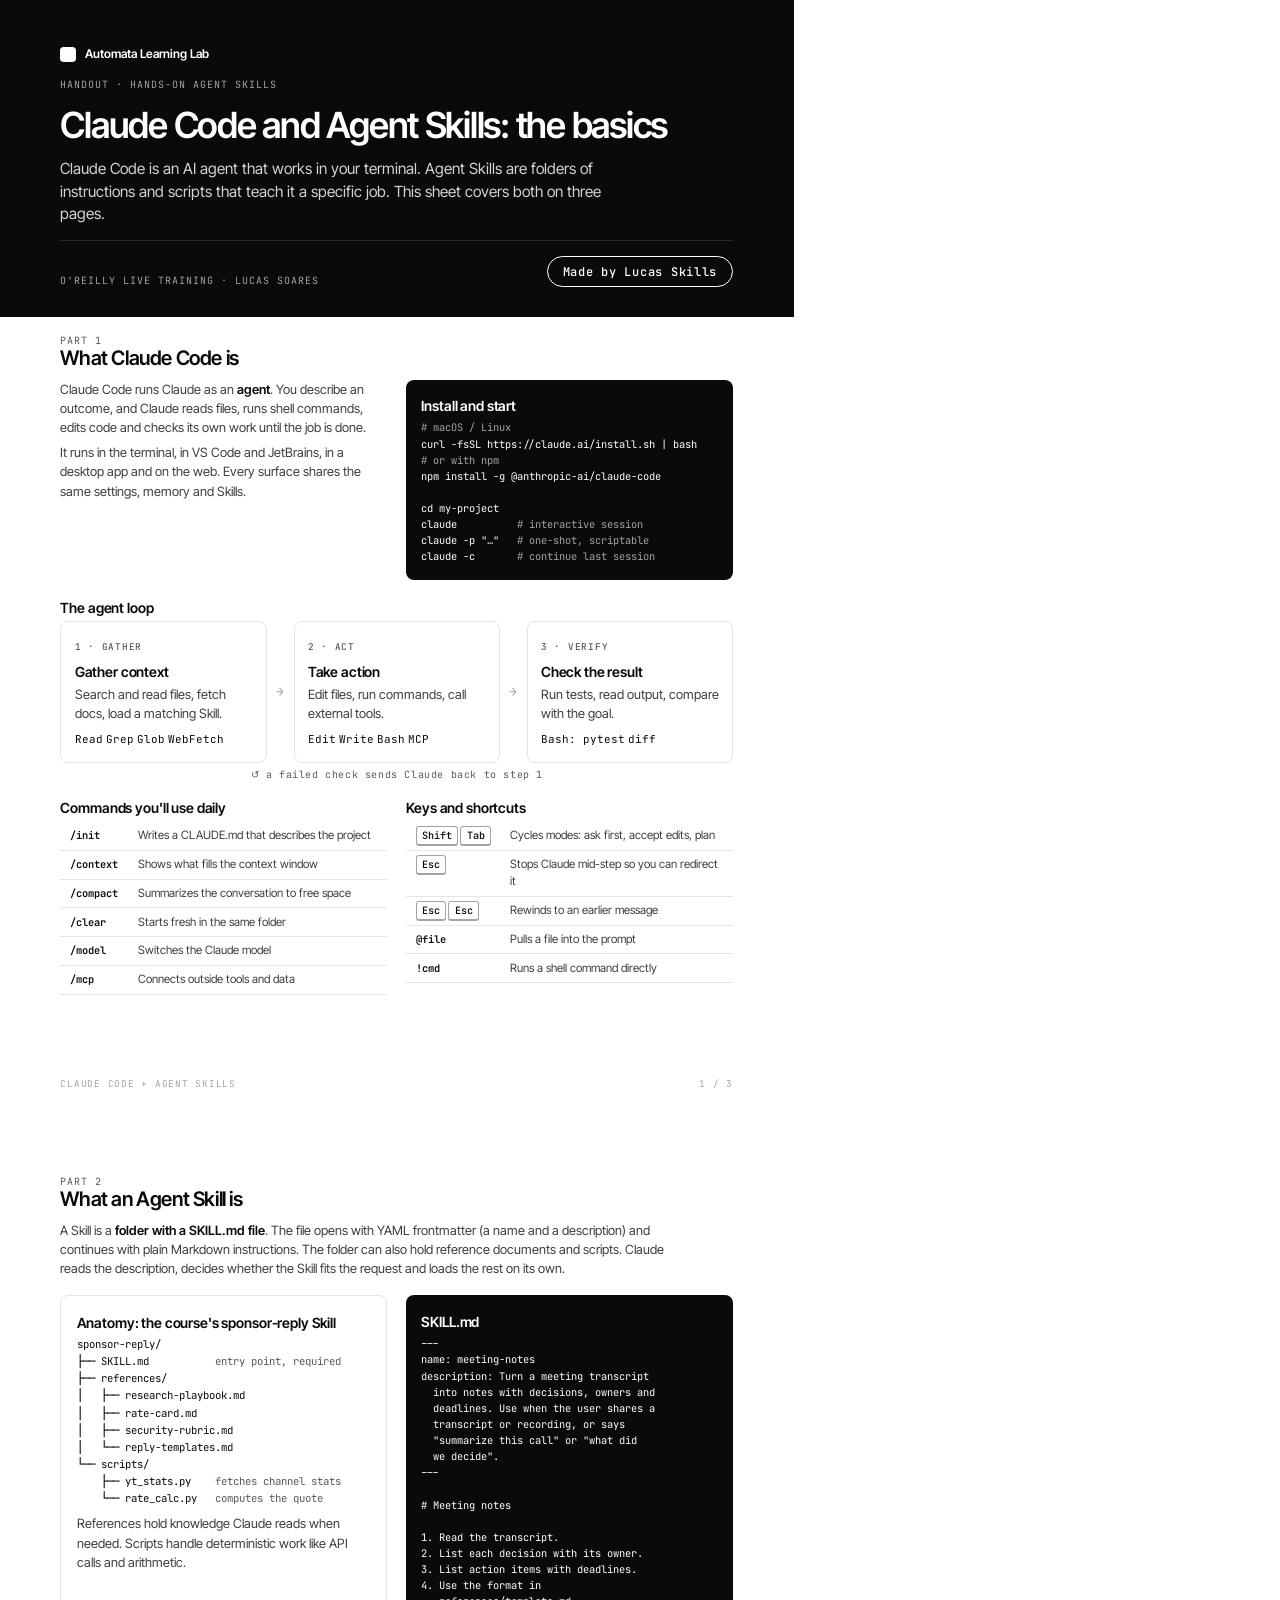
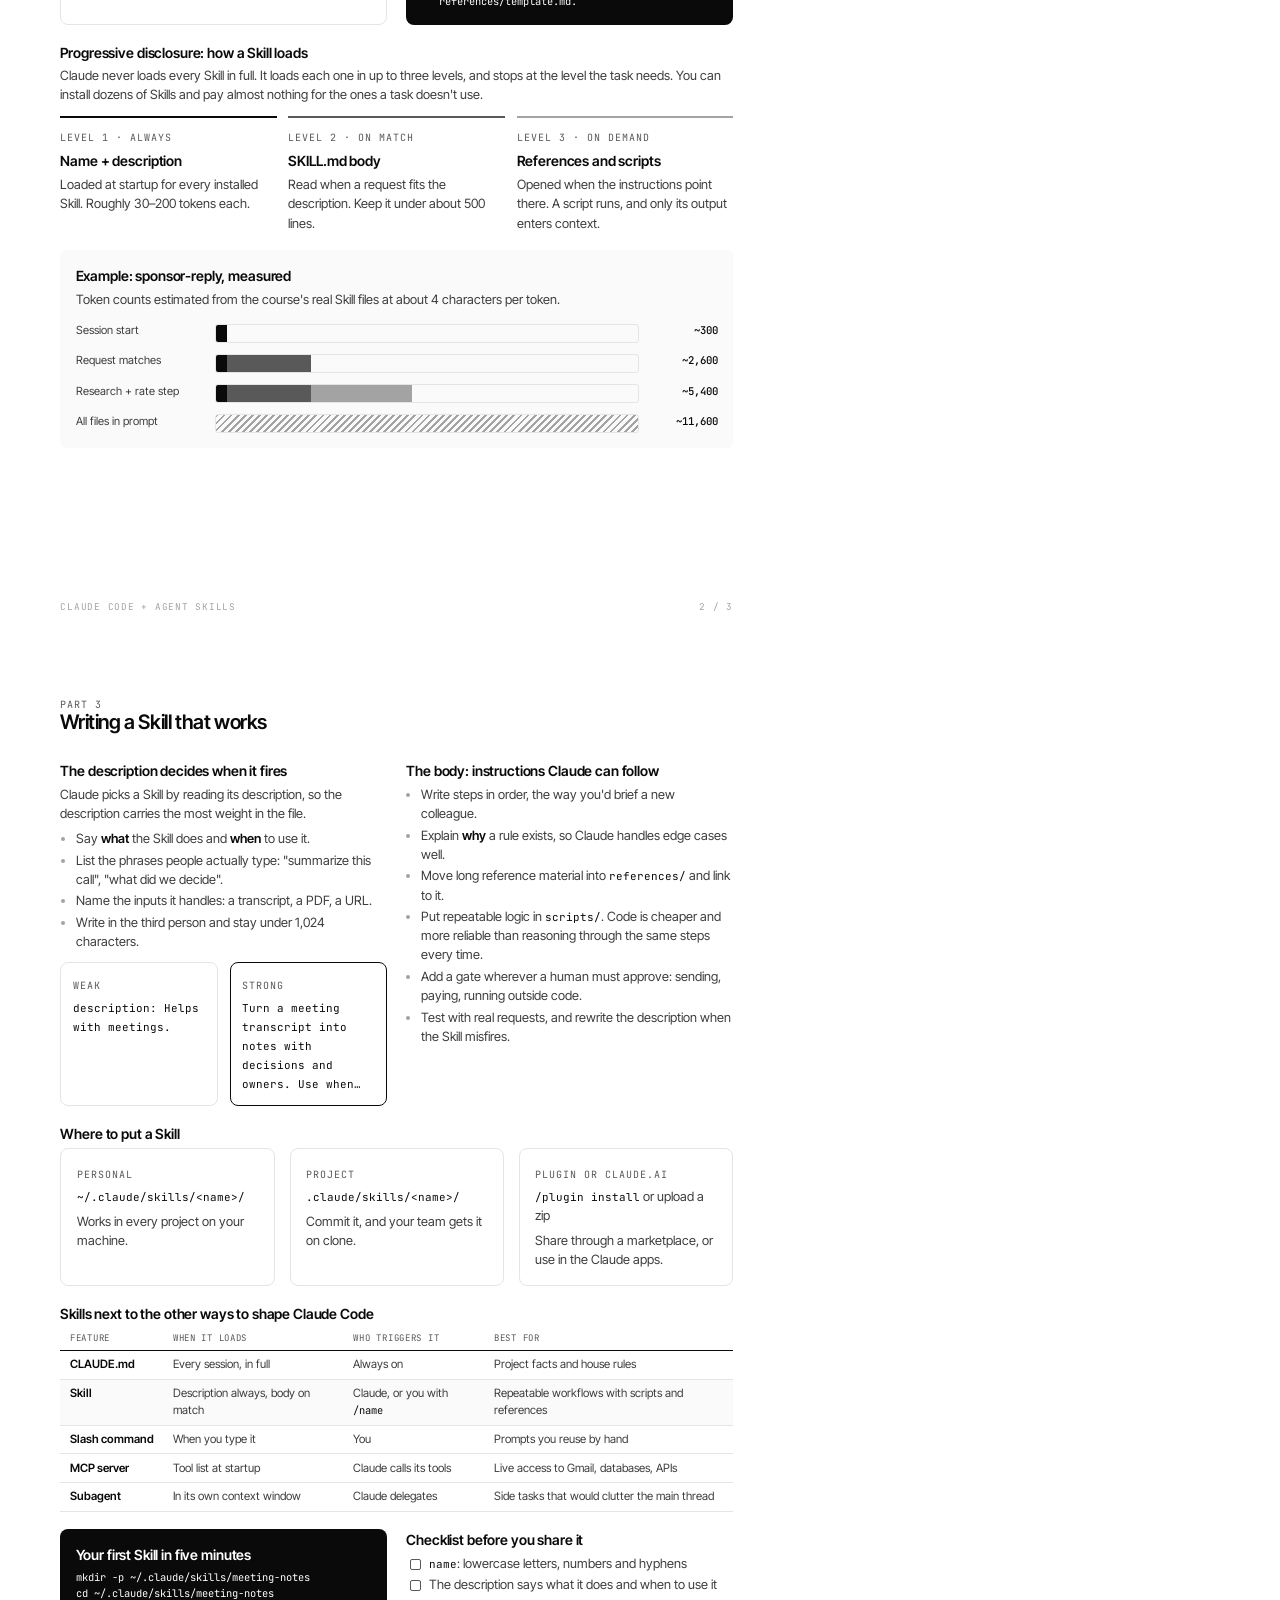
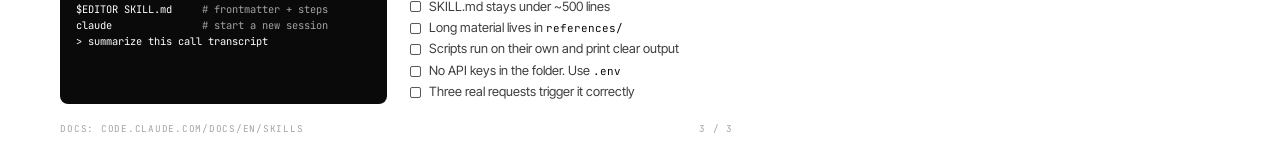
<file: assets/handouts/claude-code-skills-handout.html>
<!doctype html>
<html lang="en">
<head>
<meta charset="utf-8">
<title>Claude Code and Agent Skills Handout</title>
<link rel="stylesheet" href="https://fonts.googleapis.com/css2?family=Inter+Tight:wght@400;500;600&family=JetBrains+Mono:wght@400;500&display=swap">
<style>
/* Brand v2.1 monochrome. A4, three pages. */
:root {
  --ink: #0A0A0A; --g9: #2B2B2B; --g7: #3D3D3D; --g5: #595959; --g3: #A3A3A3; --g1: #E5E5E5; --g0: #FAFAFA;
  --sans: "Inter Tight", "Helvetica Neue", Arial, sans-serif;
  --mono: "JetBrains Mono", Menlo, monospace;
}
@page { size: A4; margin: 0; }
* { box-sizing: border-box; }
html, body { margin: 0; }
body { font: 400 9.6pt/1.5 var(--sans); color: var(--g7); -webkit-print-color-adjust: exact; print-color-adjust: exact; }
.page { width: 210mm; height: 297mm; padding: 14mm 16mm 18mm; position: relative; overflow: hidden; page-break-after: always; display: flex; flex-direction: column; gap: 4.5mm; }
.page:last-child { page-break-after: auto; }
h1, h2, h3 { color: var(--ink); margin: 0; font-weight: 600; }
h1 { font-size: 27pt; line-height: 1.02; letter-spacing: -0.035em; }
h2 { font-size: 15pt; line-height: 1.15; letter-spacing: -0.02em; margin-bottom: 2.5mm; }
h3 { font-size: 10.5pt; letter-spacing: -0.01em; margin-bottom: 1mm; }
p { margin: 0; }
p + p { margin-top: 1.6mm; }
b { color: var(--ink); font-weight: 600; }
code { font-family: var(--mono); font-size: 8.2pt; color: var(--ink); }
.kicker { font: 400 7.5pt/1.3 var(--mono); letter-spacing: .1em; text-transform: uppercase; color: var(--g5); }
.foot { position: absolute; left: 16mm; right: 16mm; bottom: 9mm; display: flex; justify-content: space-between; font: 400 7pt/1 var(--mono); letter-spacing: .08em; text-transform: uppercase; color: var(--g3); }
.grid2 { display: grid; grid-template-columns: 1fr 1fr; gap: 5mm; }
.grid3 { display: grid; grid-template-columns: repeat(3, 1fr); gap: 4mm; }
.card { border: 1px solid var(--g1); border-radius: 8px; padding: 4mm; }
.fill { background: var(--g0); border-radius: 6px; padding: 4mm; }
.dark { background: var(--ink); color: #D4D4D4; border-radius: 8px; padding: 4mm; }
.dark b, .dark h3 { color: #fff; }
pre { margin: 0; font: 400 7.8pt/1.55 var(--mono); white-space: pre-wrap; color: var(--ink); }
.dark pre { color: #fff; }
.dark .c { color: var(--g3); }
.c { color: var(--g5); }
ul { margin: 0; padding-left: 4mm; }
li { margin: .6mm 0; }
li::marker { color: var(--g3); }
table { width: 100%; border-collapse: collapse; font-size: 8.6pt; }
th { text-align: left; font: 400 6.8pt/1.3 var(--mono); letter-spacing: .08em; text-transform: uppercase; color: var(--g5); padding: 1.4mm 2.5mm; border-bottom: 1px solid var(--ink); }
td { padding: 1.4mm 2.5mm; border-bottom: 1px solid var(--g1); vertical-align: top; }
td:first-child { font-weight: 600; color: var(--ink); white-space: nowrap; }
tr.me td { background: var(--g0); }
td code, th code { font-size: 7.8pt; }

/* cover band */
.cover { background: var(--ink); color: #fff; margin: -14mm -16mm 0; padding: 12mm 16mm 8mm; display: grid; gap: 4mm; }
.cover .kicker { color: var(--g3); }
.cover h1 { color: #fff; }
.cover .lede { font-size: 11.5pt; line-height: 1.45; color: #D4D4D4; max-width: 150mm; }
.cover-meta { display: flex; justify-content: space-between; align-items: end; gap: 8mm; border-top: 1px solid var(--g9); padding-top: 4mm; }
.made { font: 500 9pt/1 var(--mono); letter-spacing: .06em; color: #fff; border: 1px solid #fff; border-radius: 999px; padding: 2.2mm 4mm; white-space: nowrap; }
.mark { display: flex; align-items: center; gap: 2.5mm; font-weight: 600; font-size: 9pt; color: #fff; }
.mark i { width: 4mm; height: 4mm; background: #fff; border-radius: 1mm; display: block; }

/* loop diagram */
.loop { display: flex; align-items: stretch; gap: 0; }
.loop .st { flex: 1; border: 1px solid var(--g1); border-radius: 8px; padding: 3.5mm; }
.loop .st .n { font: 500 7pt/1 var(--mono); color: var(--g5); letter-spacing: .08em; }
.loop .ar { width: 7mm; display: flex; align-items: center; justify-content: center; color: var(--g3); font-family: var(--mono); }
.back { text-align: center; font: 400 7.5pt/1 var(--mono); color: var(--g5); letter-spacing: .06em; margin-top: 2mm; }

/* levels */
.lv { display: grid; grid-template-columns: 1fr 1fr 1fr; gap: 3mm; }
.lv > div { border-top: 2.5px solid var(--ink); padding-top: 2.5mm; }
.lv > div:nth-child(2) { border-color: var(--g5); }
.lv > div:nth-child(3) { border-color: var(--g3); }
.bar { height: 5mm; display: flex; border: 1px solid var(--g1); border-radius: 3px; overflow: hidden; margin-top: 1.5mm; }
.bar i { display: block; height: 100%; }
.barrow { display: grid; grid-template-columns: 34mm 1fr 18mm; align-items: center; gap: 3mm; font-size: 8.4pt; }
.barrow .num { font: 500 8pt/1 var(--mono); text-align: right; color: var(--ink); }

.check li { list-style: none; position: relative; padding-left: 1mm; }
.check li::before { content: ""; position: absolute; left: -4mm; top: 1.3mm; width: 2.4mm; height: 2.4mm; border: 1px solid var(--g5); border-radius: 2px; }
.kbd { font: 500 7.6pt/1 var(--mono); border: 1px solid var(--g3); border-bottom-width: 2px; border-radius: 3px; padding: .5mm 1.4mm; color: var(--ink); white-space: nowrap; }
.tree { white-space: pre; font: 400 8pt/1.6 var(--mono); color: var(--ink); }
.tree .c { color: var(--g5); }
</style>
</head>
<body>

<!-- PAGE 1 -->
<div class="page">
  <div class="cover">
    <div class="mark"><i></i>Automata Learning Lab</div>
    <p class="kicker">Handout · Hands-On Agent Skills</p>
    <h1>Claude Code and Agent Skills: the basics</h1>
    <p class="lede">Claude Code is an AI agent that works in your terminal. Agent Skills are folders of instructions and scripts that teach it a specific job. This sheet covers both on three pages.</p>
    <div class="cover-meta">
      <span class="kicker">O'Reilly Live Training · Lucas Soares</span>
      <span class="made">Made by Lucas Skills</span>
    </div>
  </div>

  <div>
    <p class="kicker">Part 1</p>
    <h2>What Claude Code is</h2>
    <div class="grid2">
      <div>
        <p>Claude Code runs Claude as an <b>agent</b>. You describe an outcome, and Claude reads files, runs shell commands, edits code and checks its own work until the job is done.</p>
        <p>It runs in the terminal, in VS Code and JetBrains, in a desktop app and on the web. Every surface shares the same settings, memory and Skills.</p>
      </div>
      <div class="dark">
        <h3>Install and start</h3>
<pre><span class="c"># macOS / Linux</span>
curl -fsSL https://claude.ai/install.sh | bash
<span class="c"># or with npm</span>
npm install -g @anthropic-ai/claude-code

cd my-project
claude          <span class="c"># interactive session</span>
claude -p "…"   <span class="c"># one-shot, scriptable</span>
claude -c       <span class="c"># continue last session</span></pre>
      </div>
    </div>
  </div>

  <div>
    <h3>The agent loop</h3>
    <div class="loop">
      <div class="st"><span class="n">1 · GATHER</span><h3 style="margin-top:1.5mm">Gather context</h3><p>Search and read files, fetch docs, load a matching Skill.</p><p class="c" style="margin-top:1.5mm"><code>Read</code> <code>Grep</code> <code>Glob</code> <code>WebFetch</code></p></div>
      <div class="ar">→</div>
      <div class="st"><span class="n">2 · ACT</span><h3 style="margin-top:1.5mm">Take action</h3><p>Edit files, run commands, call external tools.</p><p class="c" style="margin-top:1.5mm"><code>Edit</code> <code>Write</code> <code>Bash</code> <code>MCP</code></p></div>
      <div class="ar">→</div>
      <div class="st"><span class="n">3 · VERIFY</span><h3 style="margin-top:1.5mm">Check the result</h3><p>Run tests, read output, compare with the goal.</p><p class="c" style="margin-top:1.5mm"><code>Bash: pytest</code> <code>diff</code></p></div>
    </div>
    <p class="back">↺ a failed check sends Claude back to step 1</p>
  </div>

  <div class="grid2">
    <div>
      <h3>Commands you'll use daily</h3>
      <table>
        <tr><td><code>/init</code></td><td>Writes a CLAUDE.md that describes the project</td></tr>
        <tr><td><code>/context</code></td><td>Shows what fills the context window</td></tr>
        <tr><td><code>/compact</code></td><td>Summarizes the conversation to free space</td></tr>
        <tr><td><code>/clear</code></td><td>Starts fresh in the same folder</td></tr>
        <tr><td><code>/model</code></td><td>Switches the Claude model</td></tr>
        <tr><td><code>/mcp</code></td><td>Connects outside tools and data</td></tr>
      </table>
    </div>
    <div>
      <h3>Keys and shortcuts</h3>
      <table>
        <tr><td><span class="kbd">Shift</span> <span class="kbd">Tab</span></td><td>Cycles modes: ask first, accept edits, plan</td></tr>
        <tr><td><span class="kbd">Esc</span></td><td>Stops Claude mid-step so you can redirect it</td></tr>
        <tr><td><span class="kbd">Esc</span> <span class="kbd">Esc</span></td><td>Rewinds to an earlier message</td></tr>
        <tr><td><code>@file</code></td><td>Pulls a file into the prompt</td></tr>
        <tr><td><code>!cmd</code></td><td>Runs a shell command directly</td></tr>
      </table>
    </div>
  </div>
  <div class="foot"><span>Claude Code + Agent Skills</span><span>1 / 3</span></div>
</div>

<!-- PAGE 2 -->
<div class="page">
  <div>
    <p class="kicker">Part 2</p>
    <h2>What an Agent Skill is</h2>
    <p style="max-width:160mm">A Skill is a <b>folder with a SKILL.md file</b>. The file opens with YAML frontmatter (a name and a description) and continues with plain Markdown instructions. The folder can also hold reference documents and scripts. Claude reads the description, decides whether the Skill fits the request and loads the rest on its own.</p>
  </div>

  <div class="grid2">
    <div class="card">
      <h3>Anatomy: the course's sponsor-reply Skill</h3>
<div class="tree">sponsor-reply/
├── SKILL.md           <span class="c">entry point, required</span>
├── references/
│   ├── research-playbook.md
│   ├── rate-card.md
│   ├── security-rubric.md
│   └── reply-templates.md
└── scripts/
    ├── yt_stats.py    <span class="c">fetches channel stats</span>
    └── rate_calc.py   <span class="c">computes the quote</span></div>
      <p style="margin-top:2mm">References hold knowledge Claude reads when needed. Scripts handle deterministic work like API calls and arithmetic.</p>
    </div>
    <div class="dark">
      <h3>SKILL.md</h3>
<pre>---
name: meeting-notes
description: Turn a meeting transcript
  into notes with decisions, owners and
  deadlines. Use when the user shares a
  transcript or recording, or says
  "summarize this call" or "what did
  we decide".
---

# Meeting notes

1. Read the transcript.
2. List each decision with its owner.
3. List action items with deadlines.
4. Use the format in
   references/template.md.</pre>
    </div>
  </div>

  <div>
    <h3>Progressive disclosure: how a Skill loads</h3>
    <p style="margin-bottom:3mm">Claude never loads every Skill in full. It loads each one in up to three levels, and stops at the level the task needs. You can install dozens of Skills and pay almost nothing for the ones a task doesn't use.</p>
    <div class="lv">
      <div><span class="kicker">Level 1 · always</span><h3 style="margin-top:1mm">Name + description</h3><p>Loaded at startup for every installed Skill. Roughly 30–200 tokens each.</p></div>
      <div><span class="kicker">Level 2 · on match</span><h3 style="margin-top:1mm">SKILL.md body</h3><p>Read when a request fits the description. Keep it under about 500 lines.</p></div>
      <div><span class="kicker">Level 3 · on demand</span><h3 style="margin-top:1mm">References and scripts</h3><p>Opened when the instructions point there. A script runs, and only its output enters context.</p></div>
    </div>
  </div>

  <div class="fill">
    <h3>Example: sponsor-reply, measured</h3>
    <p style="margin-bottom:2.5mm">Token counts estimated from the course's real Skill files at about 4 characters per token.</p>
    <div class="barrow"><span>Session start</span><div class="bar"><i style="width:2.5%;background:var(--ink)"></i></div><span class="num">~300</span></div>
    <div class="barrow" style="margin-top:1.5mm"><span>Request matches</span><div class="bar"><i style="width:2.5%;background:var(--ink)"></i><i style="width:20%;background:var(--g5)"></i></div><span class="num">~2,600</span></div>
    <div class="barrow" style="margin-top:1.5mm"><span>Research + rate step</span><div class="bar"><i style="width:2.5%;background:var(--ink)"></i><i style="width:20%;background:var(--g5)"></i><i style="width:24%;background:var(--g3)"></i></div><span class="num">~5,400</span></div>
    <div class="barrow" style="margin-top:1.5mm"><span>All files in prompt</span><div class="bar"><i style="width:100%;background:repeating-linear-gradient(135deg,var(--g3) 0 2px,transparent 2px 5px)"></i></div><span class="num">~11,600</span></div>
  </div>
  <div class="foot"><span>Claude Code + Agent Skills</span><span>2 / 3</span></div>
</div>

<!-- PAGE 3 -->
<div class="page">
  <div>
    <p class="kicker">Part 3</p>
    <h2>Writing a Skill that works</h2>
  </div>

  <div class="grid2">
    <div>
      <h3>The description decides when it fires</h3>
      <p>Claude picks a Skill by reading its description, so the description carries the most weight in the file.</p>
      <ul style="margin-top:1.5mm">
        <li>Say <b>what</b> the Skill does and <b>when</b> to use it.</li>
        <li>List the phrases people actually type: "summarize this call", "what did we decide".</li>
        <li>Name the inputs it handles: a transcript, a PDF, a URL.</li>
        <li>Write in the third person and stay under 1,024 characters.</li>
      </ul>
      <div class="grid2" style="gap:3mm;margin-top:3mm">
        <div class="card" style="padding:3mm"><span class="kicker">Weak</span><p style="margin-top:1mm"><code>description: Helps with meetings.</code></p></div>
        <div class="card" style="padding:3mm;border-color:var(--ink)"><span class="kicker">Strong</span><p style="margin-top:1mm"><code>Turn a meeting transcript into notes with decisions and owners. Use when…</code></p></div>
      </div>
    </div>
    <div>
      <h3>The body: instructions Claude can follow</h3>
      <ul>
        <li>Write steps in order, the way you'd brief a new colleague.</li>
        <li>Explain <b>why</b> a rule exists, so Claude handles edge cases well.</li>
        <li>Move long reference material into <code>references/</code> and link to it.</li>
        <li>Put repeatable logic in <code>scripts/</code>. Code is cheaper and more reliable than reasoning through the same steps every time.</li>
        <li>Add a gate wherever a human must approve: sending, paying, running outside code.</li>
        <li>Test with real requests, and rewrite the description when the Skill misfires.</li>
      </ul>
    </div>
  </div>

  <div>
    <h3>Where to put a Skill</h3>
    <div class="grid3">
      <div class="card"><span class="kicker">Personal</span><p style="margin-top:1mm"><code>~/.claude/skills/&lt;name&gt;/</code></p><p>Works in every project on your machine.</p></div>
      <div class="card"><span class="kicker">Project</span><p style="margin-top:1mm"><code>.claude/skills/&lt;name&gt;/</code></p><p>Commit it, and your team gets it on clone.</p></div>
      <div class="card"><span class="kicker">Plugin or Claude.ai</span><p style="margin-top:1mm"><code>/plugin install</code> or upload a zip</p><p>Share through a marketplace, or use in the Claude apps.</p></div>
    </div>
  </div>

  <div>
    <h3>Skills next to the other ways to shape Claude Code</h3>
    <table>
      <tr><th>Feature</th><th>When it loads</th><th>Who triggers it</th><th>Best for</th></tr>
      <tr><td>CLAUDE.md</td><td>Every session, in full</td><td>Always on</td><td>Project facts and house rules</td></tr>
      <tr class="me"><td>Skill</td><td>Description always, body on match</td><td>Claude, or you with <code>/name</code></td><td>Repeatable workflows with scripts and references</td></tr>
      <tr><td>Slash command</td><td>When you type it</td><td>You</td><td>Prompts you reuse by hand</td></tr>
      <tr><td>MCP server</td><td>Tool list at startup</td><td>Claude calls its tools</td><td>Live access to Gmail, databases, APIs</td></tr>
      <tr><td>Subagent</td><td>In its own context window</td><td>Claude delegates</td><td>Side tasks that would clutter the main thread</td></tr>
    </table>
  </div>

  <div class="grid2">
    <div class="dark">
      <h3>Your first Skill in five minutes</h3>
<pre>mkdir -p ~/.claude/skills/meeting-notes
cd ~/.claude/skills/meeting-notes
$EDITOR SKILL.md     <span class="c"># frontmatter + steps</span>
claude               <span class="c"># start a new session</span>
&gt; summarize this call transcript</pre>
    </div>
    <div>
      <h3>Checklist before you share it</h3>
      <ul class="check" style="padding-left:5mm">
        <li><code>name</code>: lowercase letters, numbers and hyphens</li>
        <li>The description says what it does and when to use it</li>
        <li>SKILL.md stays under ~500 lines</li>
        <li>Long material lives in <code>references/</code></li>
        <li>Scripts run on their own and print clear output</li>
        <li>No API keys in the folder. Use <code>.env</code></li>
        <li>Three real requests trigger it correctly</li>
      </ul>
    </div>
  </div>
  <div class="foot"><span>Docs: code.claude.com/docs/en/skills</span><span>3 / 3</span></div>
</div>

</body>
</html>
</file>
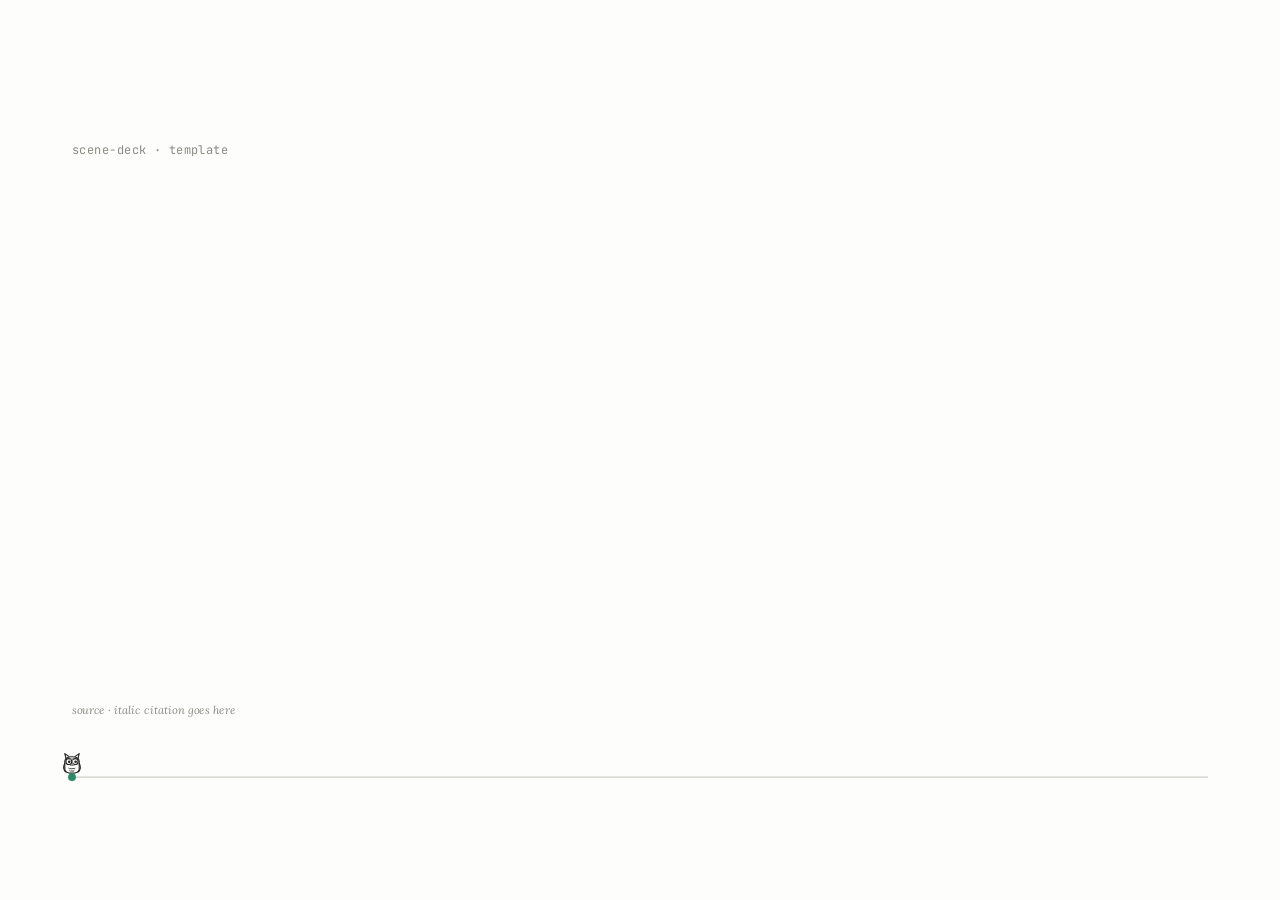
<file: skills/scene-deck/assets/template.html>
<!doctype html>
<html lang="en">
<head>
<meta charset="utf-8">
<meta name="viewport" content="width=device-width,initial-scale=1">
<title>DECK TITLE</title>
<link rel="preconnect" href="https://fonts.googleapis.com">
<link rel="preconnect" href="https://fonts.gstatic.com" crossorigin>
<link href="https://fonts.googleapis.com/css2?family=Lora:ital,wght@0,400;0,500;1,400&family=JetBrains+Mono:wght@400;500&display=swap" rel="stylesheet">
<style>
/* ===== scene-deck engine: theme tokens (swap these to re-skin) ===== */
:root{
  --paper:#fdfdfb; --ink:#1f1f1c; --muted:#8b8b84; --faint:#d9d9d3;
  --accent:#2b8a67; --accent-soft:#e3f3ec; --mark:#b2efd4; --warn:#b0364a;
  --serif:'Lora',Georgia,serif; --mono:'JetBrains Mono',ui-monospace,Menlo,monospace;
  --ease:cubic-bezier(.2,.7,.2,1); --t:.55s;
}
*{box-sizing:border-box;margin:0;padding:0}
html,body{height:100%;overflow:hidden;background:var(--paper)}
body{font-family:var(--serif);color:var(--ink);-webkit-font-smoothing:antialiased}
#stage{position:absolute;left:50%;top:50%;width:1600px;height:900px;transform-origin:center}

/* ===== scenes ===== */
.scene{position:absolute;inset:0 0 100px 0;padding:64px 90px;opacity:0;visibility:hidden;transition:opacity .45s var(--ease),visibility 0s .45s}
.scene.active{opacity:1;visibility:visible;transition:opacity .45s var(--ease)}
.scene.reset,.scene.reset *{transition:none!important}

/* ===== type ===== */
h1,.title{font:400 38px/1.3 var(--serif);margin-bottom:28px}
.lede{font:400 46px/1.5 var(--serif);max-width:1250px}
.body{font:400 26px/1.55 var(--serif);max-width:1100px}
.small{font:400 20px/1.5 var(--serif);color:var(--muted)}
.label,.kicker{font:400 15px/1.5 var(--mono);color:var(--muted);letter-spacing:.02em}
.kicker{display:block;margin-bottom:10px}
.mono{font-family:var(--mono)}
.accent{color:var(--accent)} .muted{color:var(--muted)} .warn{color:var(--warn)}
.src{position:absolute;left:90px;bottom:14px;font:italic 14px/1.4 var(--serif);color:var(--muted)}
.abs{position:absolute}
.row{display:flex;gap:48px;align-items:flex-start}
.col{display:flex;flex-direction:column;gap:18px}
.card{border:1.5px solid var(--ink);padding:22px 26px;background:var(--paper)}
.card.soft{border-color:var(--faint)}
.card.hi{border-color:var(--accent);background:var(--accent-soft)}
svg{overflow:visible}
svg text{font-family:var(--serif)} svg text:not([fill]){fill:var(--ink)}
svg .t-mono{font-family:var(--mono);fill:var(--muted)}
svg .t-it{font-style:italic;fill:var(--muted)}
svg :is(text,tspan).accent{fill:var(--accent)} svg :is(text,tspan).muted{fill:var(--muted)} svg :is(text,tspan).warn{fill:var(--warn)}
.ink{stroke:var(--ink);fill:none;stroke-width:1.6;stroke-linecap:round;stroke-linejoin:round}
.ink.acc{stroke:var(--accent)} .ink.warn{stroke:var(--warn)} .ink.thin{stroke-width:1} .ink.faint{stroke:var(--faint)}
.fill-acc{fill:var(--accent)} .fill-soft{fill:var(--accent-soft)} .fill-paper{fill:var(--paper)} .fill-ink{fill:var(--ink)}

/* ===== step states =====
   data-step=n  hidden until local step n, then animates in
   data-fx=n    always visible; its effect (mark sweep, strike, .glow) fires at n
   data-dim=n   ghosts to faint at n        data-out=n  disappears at n          */
[data-step]{transition:opacity var(--t) var(--ease),transform var(--t) var(--ease)}
[data-step]:not(.on){opacity:0;transform:translateY(10px)}
svg [data-step]:not(.on){transform:none}
.pop{transform-box:fill-box;transform-origin:center}
.pop[data-step]:not(.on){transform:scale(.6)}
.dimmed{opacity:.18!important}
.gone{opacity:0!important;pointer-events:none}
[data-dim],[data-out]{transition:opacity var(--t) var(--ease),transform var(--t) var(--ease)}

/* draw-on strokes: any shape inside .draw traces itself; fills fade in after */
.draw[data-step]:not(.on){opacity:1;transform:none}
.draw-shape{stroke-dasharray:var(--len);stroke-dashoffset:0;
  transition:stroke-dashoffset .9s var(--ease) min(calc(var(--i,0)*.12s),1.4s),fill-opacity .4s ease min(calc(var(--i,0)*.12s + .5s),1.9s)}
.draw:not(.on) .draw-shape,.draw-shape.draw:not(.on){stroke-dashoffset:var(--len);fill-opacity:0}
.draw text,.draw-fade{transition:opacity .4s ease .45s}
.draw:not(.on) :is(text,.draw-fade){opacity:0}
.draw-fade.draw[data-step]:not(.on){opacity:0}

/* marker highlight + strike sweep in */
mark{color:inherit;background:linear-gradient(var(--mark),var(--mark)) no-repeat 0 0/100% 100%;padding:0 .12em;margin:0 -.04em;transition:background-size .6s var(--ease) .15s}
s{text-decoration:none;position:relative;white-space:nowrap}
s::after{content:'';position:absolute;left:-.05em;right:-.05em;top:56%;height:2px;background:var(--warn);transform-origin:left;transition:transform .5s var(--ease) .1s}
mark[data-fx]:not(.fx-on),[data-step]:not(.on) mark,mark[data-step]:not(.on){background-size:0 100%}
s[data-fx]:not(.fx-on)::after,[data-step]:not(.on) s::after{transform:scaleX(0)}
.glow:not([data-step]):not(.draw-shape){transition:color .4s,stroke .4s,fill .4s,border-color .4s}
[data-step].glow{transition:opacity var(--t) var(--ease),transform var(--t) var(--ease),color .4s,fill .4s,stroke .4s,border-color .4s}
.glow.fx-on{color:var(--accent);border-color:var(--accent)}
svg .glow.fx-on:not(text){stroke:var(--accent)} svg text.glow.fx-on{fill:var(--accent)}

/* ambient motion */
.spin{animation:spin 7s linear infinite;transform-box:fill-box;transform-origin:center}
.float{animation:float 3.2s ease-in-out infinite}
@keyframes spin{to{transform:rotate(360deg)}}
@keyframes float{50%{transform:translateY(-6px)}}
.sketch{filter:url(#sketch)}

/* ===== timeline ===== */
#timeline{position:absolute;left:90px;right:90px;bottom:26px;height:56px;cursor:pointer;touch-action:none}
#timeline .rail,#timeline .fill{position:absolute;left:0;top:40px;height:2px;background:var(--faint)}
#timeline .rail{right:0}
#timeline .fill{background:var(--accent);transition:width var(--t) var(--ease)}
.dot{position:absolute;top:36px;width:10px;height:10px;margin-left:-5px;border-radius:50%;border:1.5px solid var(--faint);background:var(--paper);transition:.3s}
.dot.past{background:var(--accent);border-color:var(--accent)}
.dot b{position:absolute;bottom:14px;left:50%;transform:translateX(-50%);font:400 13px var(--mono);color:var(--muted)}
.dot i{position:absolute;bottom:34px;left:50%;transform:translateX(-50%);white-space:nowrap;font:italic 15px var(--serif);color:var(--ink);background:var(--paper);padding:2px 8px;opacity:0;transition:opacity .2s;pointer-events:none}
.dot:hover i{opacity:1}
#mascot{position:absolute;top:9px;width:32px;margin-left:-16px;color:var(--ink);transition:left var(--t) var(--ease);pointer-events:none}
#mascot svg{display:block;width:32px;height:32px;transform-origin:50% 100%}
#mascot.back svg{transform:scaleX(-1)}
#mascot.walk svg{animation:waddle .2s ease-in-out infinite alternate}
#mascot .eye{transform-box:fill-box;transform-origin:center;animation:blink 5s infinite}
@keyframes waddle{from{rotate:-8deg}to{rotate:8deg;translate:0 -1.5px}}
@keyframes blink{0%,95%,100%{scale:1 1}97.5%{scale:1 .1}}
</style>
</head>
<body>
<svg width="0" height="0" style="position:absolute" aria-hidden="true">
  <filter id="sketch"><feTurbulence type="fractalNoise" baseFrequency="0.035" numOctaves="2" seed="4"/><feDisplacementMap in="SourceGraphic" scale="2.4"/></filter>
  <pattern id="hatch" width="7" height="7" patternUnits="userSpaceOnUse" patternTransform="rotate(45)"><line x1="0" y1="0" x2="0" y2="7" style="stroke:var(--ink)" stroke-width="1.2"/></pattern>
</svg>

<div id="stage">
<!-- ===================== SCENES START ===================== -->

<section class="scene" data-chapter="Hello">
  <span class="kicker">scene-deck · template</span>
  <p class="lede">
    <span data-step="1">Replace these scenes</span>
    <span data-step="2">with <mark data-fx="3">your</mark> <s data-fx="4">slides</s> scenes.</span>
  </p>
  <svg class="abs draw sketch" data-step="2" style="left:1150px;top:420px" width="200" height="200" viewBox="0 0 200 200">
    <circle class="ink acc" cx="100" cy="100" r="80"/>
    <text x="100" y="106" text-anchor="middle" class="t-it" font-size="20">step 2</text>
  </svg>
  <p class="src">source · italic citation goes here</p>
</section>

<!-- ===================== SCENES END ======================= -->
  <div id="timeline"><div class="rail"></div><div class="fill"></div>
    <div id="mascot"><svg viewBox="0 0 32 32" fill="none" stroke="currentColor" stroke-width="1.4" stroke-linecap="round" stroke-linejoin="round">
      <path d="M7 12 C7 4.5 25 4.5 25 12 V22 C25 28.5 7 28.5 7 22 Z" style="fill:var(--paper)"/>
      <path d="M8.5 8.5 L7 2.5 L12 6 M23.5 8.5 L25 2.5 L20 6"/>
      <path d="M7 15 C4.5 18 5 23 8.5 25.5 M25 15 C27.5 18 27 23 23.5 25.5"/>
      <circle cx="12" cy="12.5" r="3.7" style="fill:var(--paper)"/><circle cx="20" cy="12.5" r="3.7" style="fill:var(--paper)"/>
      <circle class="eye" cx="12.5" cy="12.8" r="1.6" fill="currentColor" stroke="none"/><circle class="eye" cx="20.5" cy="12.8" r="1.6" fill="currentColor" stroke="none"/>
      <path d="M15 15.6 L16 18.4 L17 15.6 Z" style="fill:var(--accent)" stroke="none"/>
      <path d="M12 21 q1.3 1.3 2.6 0 q1.3 1.3 2.6 0 q1.3 1.3 2.6 0 M13.3 24 q1.3 1.3 2.6 0 q1.3 1.3 2.6 0" stroke-width="1"/>
      <path d="M13 28 v2.5 M19 28 v2.5" style="stroke:var(--accent)"/>
    </svg></div>
  </div>
</div>

<script>
/* ===== scene-deck engine (no edits needed) ===== */
(() => {
  const stage = document.getElementById('stage');
  const scenes = [...document.querySelectorAll('.scene')];
  const SHAPES = 'path,line,polyline,polygon,circle,ellipse,rect';
  const KEYS = ['step', 'fx', 'dim', 'out'];

  // Prep draw-on shapes: measure stroke length, stagger children.
  document.querySelectorAll('.draw').forEach(g => {
    if (!g.hasAttribute('data-step')) g.dataset.step = 0;
    const shapes = g.matches(SHAPES) ? [g] : [...g.querySelectorAll(SHAPES)];
    shapes.forEach((s, i) => {
      if (s.getAttribute('stroke-dasharray')) return s.classList.add('draw-fade'); // keep authored dashes; fade instead
      s.classList.add('draw-shape');
      s.style.setProperty('--len', Math.ceil(s.getTotalLength ? s.getTotalLength() : 2000) + 1);
      if (!s.style.getPropertyValue('--i')) s.style.setProperty('--i', i);
    });
  });

  // Flatten scenes into a global step list; chapters start at scenes with data-chapter.
  const steps = [], chapters = [];
  scenes.forEach((sc, i) => {
    const nums = [...sc.querySelectorAll(KEYS.map(k => `[data-${k}]`).join())]
      .flatMap(e => KEYS.map(k => +e.dataset[k] || 0));
    const n = Math.max(0, ...nums);
    if (sc.dataset.chapter || !chapters.length) chapters.push({ title: sc.dataset.chapter || '', start: steps.length });
    for (let k = 0; k <= n; k++) steps.push([i, k]);
  });
  const last = Math.max(1, steps.length - 1);

  // Timeline dots
  const tl = document.getElementById('timeline'), fill = tl.querySelector('.fill'), mascot = document.getElementById('mascot');
  const dots = chapters.map((c, i) => {
    const d = document.createElement('div');
    d.className = 'dot'; d.style.left = (c.start / last * 100) + '%';
    d.innerHTML = `<b>${i + 1}</b>` + (c.title ? `<i>${c.title}</i>` : '');
    tl.appendChild(d); return d;
  });

  function apply(sc, k) {
    for (const e of sc.querySelectorAll('[data-step]')) e.classList.toggle('on', k >= +e.dataset.step);
    for (const e of sc.querySelectorAll('[data-fx]')) e.classList.toggle('fx-on', k >= +e.dataset.fx);
    for (const e of sc.querySelectorAll('[data-dim]')) e.classList.toggle('dimmed', k >= +e.dataset.dim);
    for (const e of sc.querySelectorAll('[data-out]')) e.classList.toggle('gone', k >= +e.dataset.out);
  }
  function instant(sc, k) { sc.classList.add('reset'); apply(sc, k); sc.offsetWidth; sc.classList.remove('reset'); }
  scenes.forEach(sc => instant(sc, -1));

  let cur = -1, active = -1;
  const timers = new Map();
  function go(g, animate = true) {
    g = Math.max(0, Math.min(steps.length - 1, g | 0));
    if (g === cur) return;
    const forward = g > cur, [si, k] = steps[g];
    if (si !== active) {
      const old = scenes[active];
      if (old) { old.classList.remove('active'); timers.set(old, setTimeout(() => instant(old, -1), 500)); }
      const sc = scenes[si];
      clearTimeout(timers.get(sc));
      // Entering a scene mid-way (going back / seeking) shows its state at once.
      instant(sc, animate && forward && k === 0 ? -1 : k);
      sc.classList.add('active'); active = si;
    }
    apply(scenes[si], k);
    mascot.classList.toggle('back', !forward && cur !== -1);
    if (cur !== -1) { mascot.classList.add('walk'); clearTimeout(go.w); go.w = setTimeout(() => mascot.classList.remove('walk'), 550); }
    cur = g;
    const pct = cur / last * 100 + '%';
    fill.style.width = pct; mascot.style.left = pct;
    dots.forEach((d, i) => d.classList.toggle('past', chapters[i].start <= cur));
    history.replaceState(null, '', '#' + cur);
  }

  addEventListener('keydown', e => {
    if (e.metaKey || e.ctrlKey || e.altKey) return;
    const K = e.key;
    if (['ArrowRight', 'ArrowDown', ' ', 'PageDown', 'Enter'].includes(K)) go(cur + 1);
    else if (['ArrowLeft', 'ArrowUp', 'PageUp', 'Backspace'].includes(K)) go(cur - 1);
    else if (K === 'Home') go(0);
    else if (K === 'End') go(steps.length - 1);
    else if (/^[1-9]$/.test(K) && chapters[K - 1]) go(chapters[K - 1].start);
    else if (K === 'f') document.fullscreenElement ? document.exitFullscreen() : document.documentElement.requestFullscreen();
    else return;
    e.preventDefault();
  });

  // Click or drag the timeline to scrub.
  const seek = e => { const r = tl.getBoundingClientRect(); go(Math.round((e.clientX - r.left) / r.width * last)); };
  tl.addEventListener('pointerdown', e => { tl.setPointerCapture(e.pointerId); seek(e); tl.onpointermove = seek; });
  tl.addEventListener('pointerup', () => tl.onpointermove = null);

  const fit = () => { const s = Math.min(innerWidth / 1600, innerHeight / 900); stage.style.transform = `translate(-50%,-50%) scale(${s})`; };
  addEventListener('resize', fit); fit();
  const h = +location.hash.slice(1) || 0; go(h, h === 0);
  window.deck = { go, steps, chapters, get cur() { return cur; } };
})();
</script>
</body>
</html>
</file>
